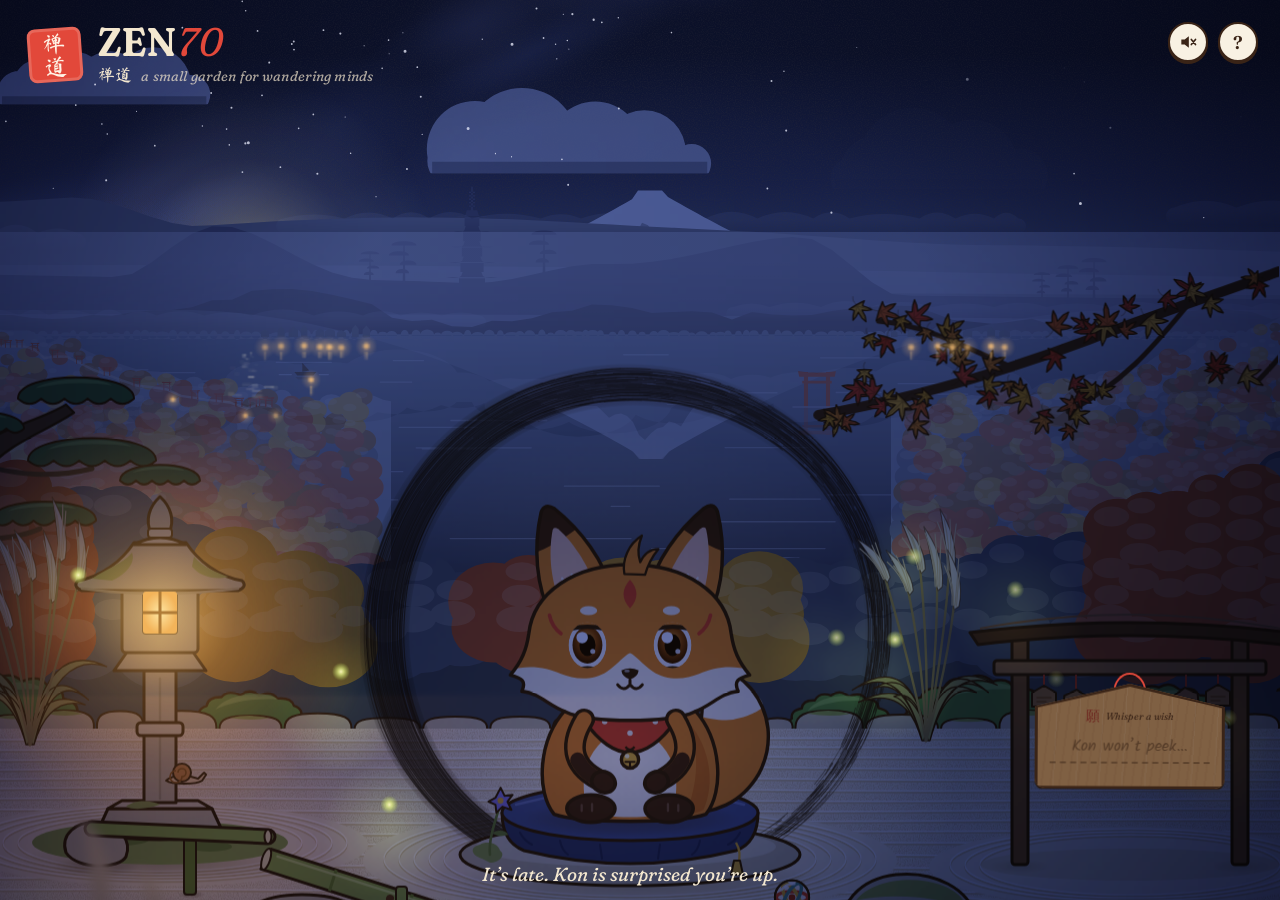
<file: index.html>
<!doctype html>
<html lang="en">
<head>
  <meta charset="utf-8">
  <meta name="viewport" content="width=device-width, initial-scale=1, viewport-fit=cover, interactive-widget=resizes-content">
  <title>ZEN70 · 禅道</title>
  <meta name="description" content="ZEN70 (禅道) — a small zen garden where Kon, a novice fox monk, is practicing meditation. Kon is very bad at it.">
  <meta name="theme-color" content="#f1e7d3">
  <link rel="icon" href="data:image/svg+xml,%3Csvg xmlns='http://www.w3.org/2000/svg' viewBox='0 0 64 64'%3E%3Crect width='64' height='64' rx='14' fill='%23e2483a'/%3E%3Cpath d='M14 50 C10 34 14 18 20 10 C26 18 28 24 30 30 L34 30 C36 24 38 18 44 10 C50 18 54 34 50 50 Z' fill='%23fff4e2'/%3E%3C/svg%3E">
  <link rel="preconnect" href="https://fonts.googleapis.com">
  <link rel="preconnect" href="https://fonts.gstatic.com" crossorigin>
  <link rel="stylesheet" href="https://fonts.googleapis.com/css2?family=Fraunces:ital,opsz,wght,SOFT@0,9..144,300..800,100;1,9..144,300..700,100&family=Kalam:wght@400;700&family=Ma+Shan+Zheng&display=swap">
  <link rel="stylesheet" href="css/style.css">
</head>
<body>
<div id="app">

  <!-- the stage: every layer of the garden (the camera zooms it as one) -->
  <div id="stage">
  <!-- far scenery: three layers that drift at their own speed as the camera pans (parallax) -->
  <svg id="layer-hills" class="far-layer" viewBox="0 0 1600 1000" aria-hidden="true">
    <defs>
    <linearGradient id="sky-grad" gradientUnits="userSpaceOnUse" x1="0" y1="150" x2="0" y2="470">
      <stop offset="0" class="sky-s0"/>
      <stop offset=".4" class="sky-s1"/>
      <stop offset=".8" class="sky-s2"/>
      <stop offset="1" class="sky-s3"/>
    </linearGradient>
    <radialGradient id="sun-glow" cx="50%" cy="50%" r="50%">
      <stop offset="0" stop-color="#fffbe8" stop-opacity=".95"/>
      <stop offset=".12" stop-color="#fff2c8" stop-opacity=".7"/>
      <stop offset=".4" class="sun-halo" stop-opacity=".22"/>
      <stop offset="1" class="sun-halo" stop-opacity="0"/>
    </radialGradient>
    <filter id="grain-sky" x="0" y="0" width="100%" height="100%" filterUnits="objectBoundingBox">
      <feTurbulence type="fractalNoise" baseFrequency="0.85" numOctaves="2" seed="3" stitchTiles="stitch"/>
      <feColorMatrix type="matrix" values="0 0 0 0 0.30  0 0 0 0 0.21  0 0 0 0 0.13  0 0 0 -2.2 1.32"/>
    </filter>
    </defs>
    <!-- the sky of the hour (colors come from js/garden/sky.js), and the sun -->
    <rect x="-1500" y="-1200" width="4600" height="1800" fill="url(#sky-grad)"/>
    <!-- the Milky Way glows faintly behind the hills at night -->
    <radialGradient id="milky-cool" cx="50%" cy="50%" r="50%">
      <stop offset="0" stop-color="#b9c6f0" stop-opacity=".16"/>
      <stop offset="1" stop-color="#b9c6f0" stop-opacity="0"/>
    </radialGradient>
    <radialGradient id="milky-warm" cx="50%" cy="50%" r="50%">
      <stop offset="0" stop-color="#e8d2d8" stop-opacity=".13"/>
      <stop offset="1" stop-color="#e8d2d8" stop-opacity="0"/>
    </radialGradient>
    <g id="milky"></g>
    <g id="sun" transform="translate(-999 -999)">
      <circle r="260" fill="url(#sun-glow)"/>
      <circle r="27" class="sun-disc"/>
    </g>
    <!-- paper grain, rendered once (the old full-screen blend overlay cost a frame's worth of compositing) -->
    <rect x="-1500" y="-1200" width="4600" height="1720" fill="#000" filter="url(#grain-sky)" class="paper-grain"/>
      <!-- distant hills in layers of haze, a pagoda, and mist (generated) -->
      <g id="sky" aria-hidden="true"></g>
  </svg>
  <!-- the weather's own layer: an overcast veil, the rainbow, and clouds drifting over (js/garden/weather.js) -->
  <svg id="layer-clouds" class="far-layer" viewBox="0 0 1600 1000" aria-hidden="true">
    <defs>
      <linearGradient id="overcast-grad" gradientUnits="userSpaceOnUse" x1="0" y1="180" x2="0" y2="470">
        <stop offset="0" class="overcast-stop" stop-opacity="1"/>
        <stop offset="1" class="overcast-stop" stop-opacity=".5"/>
      </linearGradient>
    </defs>
    <rect class="overcast" x="-1500" y="-1200" width="4600" height="1670" fill="url(#overcast-grad)"/>
    <g id="rainbow" style="display:none"></g>
    <g id="clouds"></g>
  </svg>
  <!-- the valley below the terrace: a lake with a village, a path of torii gates, the forest (js/garden/vista.js) -->
  <svg id="layer-valley" class="far-layer" viewBox="0 0 1600 1000" aria-hidden="true">
    <defs>
      <linearGradient id="lake-grad" gradientUnits="userSpaceOnUse" x1="0" y1="404" x2="0" y2="640">
        <stop offset="0" class="lake-s0"/>
        <stop offset="1" class="lake-s1"/>
      </linearGradient>
      <linearGradient id="unkai-grad" gradientUnits="userSpaceOnUse" x1="0" y1="420" x2="0" y2="640">
        <stop offset="0" class="haze-stop"/>
        <stop offset=".55" class="haze-stop"/>
        <stop offset="1" class="unkai-deep"/>
      </linearGradient>
      <linearGradient id="valley-haze" gradientUnits="userSpaceOnUse" x1="0" y1="330" x2="0" y2="690">
        <stop offset="0" class="haze-stop" stop-opacity=".5"/>
        <stop offset=".3" class="haze-stop" stop-opacity=".3"/>
        <stop offset="1" class="haze-stop" stop-opacity="0"/>
      </linearGradient>
    </defs>
    <g id="valley"></g>
  </svg>
  <!-- bands of mist that drift slowly, and a sea of clouds in the valley at dawn -->
  <svg id="layer-kasumi" class="far-layer" viewBox="0 0 1600 1000" aria-hidden="true">
      <g id="kasumi"></g>
  </svg>

  <!-- everything on the ground moves together with the camera -->
  <div id="world-layers">
  <svg id="scene-back" class="layer" viewBox="0 0 1600 1000" aria-hidden="true">
    <defs>
    <radialGradient id="contact" cx="50%" cy="50%" r="50%">
      <stop offset="0" stop-color="#4a3424" stop-opacity=".34"/>
      <stop offset=".55" stop-color="#4a3424" stop-opacity=".16"/>
      <stop offset="1" stop-color="#4a3424" stop-opacity="0"/>
    </radialGradient>
    <filter id="grain-sand" x="0" y="0" width="100%" height="100%" filterUnits="objectBoundingBox">
      <feTurbulence type="fractalNoise" baseFrequency="0.85" numOctaves="2" seed="9" stitchTiles="stitch"/>
      <feColorMatrix type="matrix" values="0 0 0 0 0.30  0 0 0 0 0.21  0 0 0 0 0.13  0 0 0 -2.2 1.32"/>
    </filter>
    </defs>
      <!-- the terrace's back edge: an old pine, round-pruned shrubs, a stone border (js/garden/vista.js) -->
      <g id="terrace"></g>
      <!-- raked sand: base, generated rake lines and ripple rings -->
      <g id="sand" aria-hidden="true">
        <rect x="-1500" y="700" width="4600" height="1800" class="c-sand"/>
        <rect x="-1500" y="700" width="4600" height="900" fill="#000" filter="url(#grain-sand)" class="paper-grain"/>
        <!-- rain darkens the sand; snow whitens it (the raked lines show through both) -->
        <rect id="wet-sand" x="-1500" y="700" width="4600" height="1800" class="wet-sand" style="opacity:0"/>
        <g id="rake"></g>
        <g id="rings"></g>
        <rect id="snow-sand" x="-1500" y="700" width="4600" height="1800" class="snow-sand"/>
        <!-- puddles collect in the hollows when it rains (js/garden/weather.js) -->
        <g id="puddles"></g>
        <!-- soft contact shadows: everything that stands on the sand sits in a little shade -->
        <g id="contact-shadows" fill="url(#contact)">
          <ellipse cx="336" cy="834" rx="150" ry="22"/>
          <ellipse cx="806" cy="854" rx="192" ry="26"/>
          <ellipse cx="1082" cy="930" rx="98" ry="18"/>
          <ellipse cx="472" cy="944" rx="92" ry="17"/>
          <ellipse cx="630" cy="932" rx="40" ry="9"/>
          <ellipse cx="266" cy="838" rx="44" ry="10"/>
          <ellipse cx="1190" cy="838" rx="30" ry="7"/>
          <ellipse cx="1410" cy="838" rx="30" ry="7"/>
          <ellipse cx="546" cy="942" rx="16" ry="4"/>
          <ellipse cx="362" cy="866" rx="14" ry="4"/>
        </g>
      </g>

  </svg>

  <!-- grooves you rake into the sand (drawn as you drag; they slowly smooth away) -->
  <canvas id="sand-canvas" aria-hidden="true"></canvas>

  <!-- the brushed ensō, painted procedurally onto a canvas at load… -->
  <canvas id="enso" class="layer-canvas" width="1080" height="1080" aria-hidden="true"></canvas>
  <!-- …and the one that paints itself, stroke by stroke, while you stay still -->
  <canvas id="enso-live" class="layer-canvas" width="1080" height="1080" aria-hidden="true"></canvas>

  <!-- ================================================================
       THE GARDEN — a world of 1600 × 1000 design units, extended beyond
       its edges so any screen aspect can be cropped from it. Two SVG layers
       share one viewBox (far scenery behind, everything alive in front);
       js/scene.js adds generated details and js/rig.js animates Kon.
       ================================================================ -->
  <svg id="scene" viewBox="0 0 1600 1000" role="img" aria-labelledby="scene-title">
    <title id="scene-title">Kon, a small fox monk on a meditation cushion in a raked-sand zen garden, who keeps sneaking peeks at you.</title>
    <defs>
      <path id="head-shape" d="M 0,-74 C 48,-74 84,-50 88,-14 C 90,0 94,10 104,22 C 94,25 90,27 94,36 C 78,38 72,48 56,54 C 36,64 -36,64 -56,54 C -72,48 -78,38 -94,36 C -90,27 -94,25 -104,22 C -94,10 -90,0 -88,-14 C -84,-50 -48,-74 0,-74 Z"/>
      <clipPath id="head-clip"><use href="#head-shape"/></clipPath>
      <clipPath id="eye-clip"><ellipse rx="16.5" ry="20"/></clipPath>
      <clipPath id="ear-clip"><path d="M -28,10 C -32,-16 -22,-50 -5,-76 Q 1,-83 7,-75 C 22,-50 32,-16 28,10 Z"/></clipPath>
      <clipPath id="mouth-clip"><path id="mouth-clip-path" d="M 0,0"/></clipPath>
      <radialGradient id="iris-grad" cx="50%" cy="38%" r="62%">
        <stop offset="0" stop-color="#e09a4a"/>
        <stop offset=".5" stop-color="#94481a"/>
        <stop offset="1" stop-color="#3a190a"/>
      </radialGradient>
      <radialGradient id="shadow-grad" cx="50%" cy="50%" r="50%">
        <stop offset="0" stop-color="#3a2417" stop-opacity=".34"/>
        <stop offset=".65" stop-color="#3a2417" stop-opacity=".18"/>
        <stop offset="1" stop-color="#3a2417" stop-opacity="0"/>
      </radialGradient>
      <radialGradient id="window-glow" cx="50%" cy="50%" r="50%">
        <stop offset="0" stop-color="#ffe7a3"/>
        <stop offset="1" stop-color="#f3b45a"/>
      </radialGradient>
      <symbol id="ema-mini" viewBox="-14 -12 28 24" overflow="visible">
        <path d="M -12,-4 L 0,-11 L 12,-4 L 12,10 L -12,10 Z" class="c-wood-light ink-thin"/>
        <path d="M -7,1 h 14 M -7,5 h 9" class="ema-scribble"/>
      </symbol>
    </defs>

    <g id="world">

      <!-- everything that stands on the ground, re-sorted by depth as Kon walks -->
      <g id="depth">
      <!-- pampas grass along the wall (generated; it sways, and bows in a gust) -->
      <g id="susuki" aria-hidden="true"></g>
      <!-- stone lantern (click to light it) -->
      <g id="lantern" class="clickable" aria-label="Stone lantern">
        <ellipse cx="330" cy="814" rx="128" ry="22" class="c-moss"/>
        <ellipse cx="290" cy="810" rx="30" ry="7" class="c-moss-dark"/>
        <ellipse cx="380" cy="818" rx="22" ry="5" class="c-moss-dark"/>
        <path d="M 266,806 L 278,780 L 382,780 L 394,806 Q 330,816 266,806 Z" class="c-stone ink"/>
        <path d="M 278,780 L 292,772 L 368,772 L 382,780 Z" class="c-stone-light ink"/>
        <path d="M 314,774 L 314,642 L 346,642 L 346,774 Z" class="c-stone ink"/>
        <path d="M 330,650 L 330,770" class="stone-crease"/>
        <rect x="307" y="694" width="46" height="13" rx="4" class="c-stone-light ink"/>
        <path d="M 284,642 L 298,622 L 362,622 L 376,642 Z" class="c-stone ink"/>
        <rect x="292" y="548" width="76" height="76" rx="4" class="c-stone ink"/>
        <rect id="lantern-window" x="313" y="563" width="34" height="42" rx="3" class="lantern-window ink-thin"/>
        <path d="M 330,563 V 605 M 313,584 H 347" class="lantern-mullion"/>
        <path d="M 248,552 C 272,548 292,532 304,514 L 356,514 C 368,532 388,548 412,552 Q 418,558 408,562 L 252,562 Q 242,558 248,552 Z" class="c-stone ink"/>
        <path d="M 252,560 Q 330,570 408,560" class="stone-crease"/>
        <path d="M 304,516 Q 330,502 356,516 Z" class="c-stone-light ink"/>
        <path d="M 330,468 C 341,478 345,492 339,504 L 321,504 C 315,492 319,478 330,468 Z" class="c-stone ink"/>
        <rect x="318" y="500" width="24" height="9" rx="3" class="c-stone-light ink-thin"/>
        <path d="M 262,550 C 276,540 292,536 302,524 C 306,534 296,546 282,552 Z" class="c-moss"/>
        <path d="M 364,528 C 372,538 386,544 398,548 C 386,552 370,548 362,538 Z" class="c-moss"/>
        <path d="M 296,778 C 306,770 322,772 330,776 C 318,780 304,782 296,778 Z" class="c-moss"/>
        <!-- snow settles on the roof and the finial -->
        <path class="snow-cap" d="M 250,551 C 274,546 294,530 305,512 L 355,512 C 366,530 386,546 410,551 C 382,549 360,541 351,526 L 309,526 C 300,541 278,549 250,551 Z M 321,484 C 322,470 338,470 339,484 C 334,478 326,478 321,484 Z M 290,548 h 80 l -2,6 h -76 Z"/>
        <!-- a snail lives here -->
        <g id="snail" class="clickable" transform="translate(352 742)">
          <path id="snail-body" d="M -16,10 C -10,4 6,4 16,8 L 22,2 L 24,4 L 20,10 C 14,14 -10,14 -16,10 Z" class="c-snail ink-thin"/>
          <g id="snail-shell"><circle r="9" cx="0" cy="2" class="c-shell ink-thin"/><path d="M 0,2 m -4,0 a 4,4 0 1 1 4,4 a 6,6 0 1 1 -6,-6" class="shell-spiral"/></g>
        </g>
      </g>

      <!-- a little wish rack (ema-kake) -->
      <g id="rack" aria-hidden="true">
        <ellipse cx="1300" cy="836" rx="150" ry="16" class="c-sand-shadow"/>
        <rect x="1182" y="606" width="16" height="230" rx="3" class="c-wood ink"/>
        <rect x="1402" y="606" width="16" height="230" rx="3" class="c-wood ink"/>
        <rect x="1164" y="632" width="272" height="14" rx="3" class="c-wood-light ink"/>
        <path d="M 1140,604 Q 1300,584 1460,604 L 1452,616 Q 1300,598 1148,616 Z" class="c-wood-dark ink"/>
        <path d="M 1150,600 Q 1300,572 1450,600" class="wood-hi"/>
        <path class="snow-cap" d="M 1140,603 Q 1300,570 1460,603 L 1457,609 Q 1300,588 1143,609 Z"/>
        <g class="ema-minis">
          <path d="M 1214,646 v 10 M 1246,646 v 14 M 1356,646 v 12 M 1388,646 v 9" class="ema-string"/>
          <use href="#ema-mini" x="1200" y="656" width="28" height="24"/>
          <use href="#ema-mini" x="1232" y="660" width="28" height="24" transform="rotate(4 1246 672)"/>
          <use href="#ema-mini" x="1342" y="658" width="28" height="24" transform="rotate(-5 1356 670)"/>
          <use href="#ema-mini" x="1374" y="655" width="28" height="24"/>
        </g>
        <g id="ema-new"></g>
      </g>

      <!-- mossy rock -->
      <g id="rock" aria-hidden="true">
        <path d="M 1012,908 C 1006,876 1030,850 1066,846 C 1104,842 1140,860 1146,890 C 1150,914 1124,928 1080,930 C 1040,932 1016,926 1012,908 Z" class="c-stone ink"/>
        <path d="M 1026,872 C 1040,852 1082,846 1110,856 C 1128,862 1138,874 1134,880 C 1110,868 1060,864 1026,872 Z" class="c-moss"/>
        <path d="M 1040,900 Q 1060,906 1080,902" class="stone-crease"/>
        <path class="snow-cap" d="M 1020,876 C 1036,850 1084,842 1114,852 C 1134,859 1144,872 1140,884 C 1112,868 1058,862 1020,876 Z"/>
      </g>

      <!-- the meditation spot: stepping stone and zafu cushion -->
      <g id="cushion" aria-hidden="true">
        <ellipse cx="800" cy="826" rx="170" ry="31" class="c-stone ink"/>
        <ellipse cx="796" cy="818" rx="150" ry="20" class="c-stone-light"/>
        <path d="M 672,784 C 672,802 678,816 694,822 Q 800,848 906,822 C 922,816 928,802 928,784 Z" class="c-zafu-side ink"/>
        <path d="M 690,804 Q 694,812 702,816 M 730,812 Q 732,822 738,826 M 770,816 L 772,830 M 830,816 L 828,830 M 870,812 Q 868,822 862,826 M 910,804 Q 906,812 898,816" class="zafu-pleat"/>
        <ellipse cx="800" cy="784" rx="128" ry="28" class="c-zafu-top ink"/>
        <path d="M 686,776 Q 800,746 914,776" class="zafu-hi"/>
        <g class="tassel">
          <path d="M 906,814 q 6,10 2,22" class="tassel-cord"/>
          <path d="M 904,832 l -3,14 h 12 l -3,-14 Z" class="c-gold ink-thin"/>
        </g>
      </g>

      <!-- a small bellflower Kon finds fascinating -->
      <g id="flower" aria-hidden="true">
        <path d="M 652,830 C 640,826 640,818 650,816 C 656,812 668,814 670,822 C 676,826 670,834 660,834 Z" class="c-moss"/>
        <g id="flower-stem" transform="translate(660 826)">
          <path d="M 0,0 C -2,-16 6,-36 10,-52" class="flower-stem"/>
          <path d="M 2,-22 C 10,-26 16,-24 18,-20 C 12,-18 6,-18 2,-22 Z" class="c-moss-dark"/>
          <g id="flower-head" transform="translate(10 -54)">
            <path d="M 0,-13 L 4,-5 L 12,-6 L 7,1 L 11,9 L 2,6 L -4,12 L -5,4 L -12,1 L -5,-3 Z" class="c-bloom ink-thin"/>
            <circle r="3" class="c-gold"/>
          </g>
        </g>
      </g>

      <!-- a little fox made of snow (Kon builds it when enough has fallen; it melts in its own time) -->
      <g id="snowfox" aria-hidden="true" style="display:none">
        <g id="snowfox-g" transform="translate(716 950)">
          <ellipse cx="2" cy="1" rx="30" ry="7" class="snow-shadow"/>
          <path d="M 19,-14 q 15,-5 19,-22" class="snow-twig"/>
          <circle cx="0" cy="-20" r="22" class="snowball ink"/>
          <g id="snowfox-head">
            <circle cx="0" cy="-53" r="16" class="snowball ink"/>
            <g id="snowfox-face">
              <path d="M -13,-63 L -15,-84 L -3,-68 Z M 13,-63 L 15,-84 L 3,-68 Z" class="c-red ink-thin"/>
              <circle cx="-6" cy="-56" r="2.1" class="f-ink"/>
              <circle cx="6" cy="-56" r="2.1" class="f-ink"/>
              <path d="M -2.6,-51 h 5.2 l -2.6,3.2 Z" class="f-ink"/>
              <path d="M -12,-40 Q 0,-33 12,-40 Q 8,-29 0,-27 Q -8,-29 -12,-40 Z" class="c-red ink-thin"/>
            </g>
          </g>
        </g>
      </g>

      <!-- the glow of a fox that has (briefly) reached enlightenment -->
      <g id="aura" aria-hidden="true"></g>

      <!-- KON — the novice fox monk. Every part is a named group the rig drives. -->
      <g id="kon" transform="translate(800 788) scale(1.15)">
        <ellipse class="kon-shadow" cx="0" cy="2" rx="96" ry="16"/>
        <g id="kon-body">
          <g id="kon-legs">
            <path id="kon-leg-l-ol" class="leg-ol"/><path id="kon-leg-l" class="leg-fill"/>
            <path id="kon-leg-r-ol" class="leg-ol"/><path id="kon-leg-r" class="leg-fill"/>
          </g>
          <g id="kon-upper">
          <g id="kon-tail-g">
            <path id="kon-tail" class="c-fur"/>
            <path id="kon-tail-tip" class="c-cream"/>
            <path id="kon-tail-ol" class="ink no-fill"/>
          </g>
          <g id="kon-torso">
            <path class="c-fur ink" d="M -66,-2 C -82,-22 -80,-66 -56,-92 C -42,-106 -22,-110 0,-110 C 22,-110 42,-106 56,-92 C 80,-66 82,-22 66,-2 C 44,6 -44,6 -66,-2 Z"/>
            <path class="c-fur-shade" d="M 52,-80 C 70,-58 74,-28 64,-6 C 58,-3 52,-2 48,-2 C 60,-28 60,-56 52,-80 Z"/>
            <path id="kon-belly" class="c-cream" d="M -36,-4 C -46,-30 -40,-66 0,-78 C 40,-66 46,-30 36,-4 C 20,2 -20,2 -36,-4 Z"/>
          </g>
          <path id="kon-neck" class="c-cream"/>
          <path id="kon-neck-ol" class="ink no-fill"/>
          <g id="kon-bib">
            <path class="c-red ink" d="M -46,-104 Q 0,-90 46,-104 Q 42,-78 20,-62 Q 0,-48 -20,-62 Q -42,-78 -46,-104 Z"/>
            <path class="bib-trim" d="M -40,-97 Q 0,-85 40,-97"/>
            <circle cx="-22" cy="-82" r="2.4" class="c-cream"/>
            <circle cx="22" cy="-82" r="2.4" class="c-cream"/>
            <circle cx="0" cy="-72" r="2.4" class="c-cream"/>
            <g id="kon-bell">
              <path d="M -4,-60 Q 0,-55 4,-60" class="bell-cord"/>
              <circle cx="0" cy="-49" r="7.5" class="c-gold ink"/>
              <path d="M -4,-47 h 8 M 0,-47 v 5" class="bell-slit"/>
              <circle cx="-2.5" cy="-52" r="2" class="bell-hi"/>
            </g>
          </g>

          <g id="kon-umbrella-stem" opacity="0">
            <path class="umb-stem-ol" d="M 0,6 C -8,-60 -30,-140 -54,-196"/>
            <path class="umb-stem" d="M 0,6 C -8,-60 -30,-140 -54,-196"/>
          </g>

          <g id="kon-head" class="clickable">
            <g id="kon-ear-l" transform="translate(-46 -50) rotate(-20)">
              <path class="c-fur" d="M -28,10 C -32,-16 -22,-50 -5,-76 Q 1,-83 7,-75 C 22,-50 32,-16 28,10 Z"/>
              <path class="c-sock" clip-path="url(#ear-clip)" d="M -40,-48 C -14,-40 12,-50 40,-58 L 40,-100 L -40,-100 Z"/>
              <path class="c-inner" d="M -16,4 C -19,-14 -12,-40 -1,-58 Q 1,-61 4,-57 C 13,-40 18,-14 16,4 Z"/>
              <path class="ear-fluff" d="M -10,0 q 4,-8 2,-16 M 0,2 q 3,-10 1,-18 M 9,0 q 2,-8 -1,-15"/>
              <path class="ink no-fill" d="M -28,10 C -32,-16 -22,-50 -5,-76 Q 1,-83 7,-75 C 22,-50 32,-16 28,10"/>
            </g>
            <g id="kon-ear-r" transform="translate(46 -50) rotate(20)">
              <g transform="scale(-1 1)">
                <path class="c-fur" d="M -28,10 C -32,-16 -22,-50 -5,-76 Q 1,-83 7,-75 C 22,-50 32,-16 28,10 Z"/>
                <path class="c-sock" clip-path="url(#ear-clip)" d="M -40,-48 C -14,-40 12,-50 40,-58 L 40,-100 L -40,-100 Z"/>
                <path class="c-inner" d="M -16,4 C -19,-14 -12,-40 -1,-58 Q 1,-61 4,-57 C 13,-40 18,-14 16,4 Z"/>
                <path class="ear-fluff" d="M -10,0 q 4,-8 2,-16 M 0,2 q 3,-10 1,-18 M 9,0 q 2,-8 -1,-15"/>
                <path class="ink no-fill" d="M -28,10 C -32,-16 -22,-50 -5,-76 Q 1,-83 7,-75 C 22,-50 32,-16 28,10"/>
              </g>
            </g>
            <use href="#head-shape" class="c-fur"/>
            <g clip-path="url(#head-clip)">
              <g id="kon-mask">
                <path class="c-cream" d="M -130,30 C -104,12 -80,12 -60,21 C -48,26 -32,27 -20,19 C -10,12 -5,5 0,3 C 5,5 10,12 20,19 C 32,27 48,26 60,21 C 80,12 104,12 130,30 L 130,96 L -130,96 Z"/>
                <path class="c-fur-shade" opacity=".55" d="M -90,-70 C -60,-90 60,-90 90,-70 L 90,-60 C 60,-78 -60,-78 -90,-60 Z"/>
              </g>
            </g>
            <use href="#head-shape" class="ink no-fill"/>
            <!-- sit still in the snow for long enough, and it settles -->
            <path id="kon-snowcap" class="snow-cap-kon" opacity="0" d="M -34,-66 C -30,-84 -8,-90 6,-88 C 22,-87 34,-80 36,-66 C 22,-72 12,-68 2,-71 C -10,-66 -22,-72 -34,-66 Z"/>
            <g id="kon-ahoge" transform="translate(2 -72)">
              <path class="c-fur ink-thin" d="M -7,6 C -9,-6 -3,-20 9,-27 C 5,-18 5,-10 7,-4 C 11,-12 17,-15 23,-15 C 17,-8 13,0 11,7 Z"/>
            </g>

            <g id="kon-face">
              <path class="c-red" d="M 0,-61 C 7,-53 8,-45 0,-36 C -8,-45 -7,-53 0,-61 Z"/>
              <path class="kitsune-mark" d="M -60,-14 Q -68,-20 -70,-30 M 60,-14 Q 68,-20 70,-30"/>
              <ellipse id="kon-brow-l" class="c-cream" cx="0" cy="0" rx="7.5" ry="4" transform="translate(-36 -34)"/>
              <ellipse id="kon-brow-r" class="c-cream" cx="0" cy="0" rx="7.5" ry="4" transform="translate(36 -34)"/>

              <g id="kon-eye-l" class="eye" transform="translate(-37 -4)">
                <g class="eye-squash">
                  <g clip-path="url(#eye-clip)">
                    <ellipse class="sclera" rx="16.5" ry="20"/>
                    <g class="iris-g">
                      <g class="iris-core">
                        <ellipse class="iris" rx="13" ry="16" fill="url(#iris-grad)"/>
                        <ellipse class="pupil" rx="7" ry="9.5"/>
                        <circle class="hl" cx="-4.6" cy="-6.6" r="5"/>
                        <circle class="hl2" cx="4.6" cy="5.4" r="2.2"/>
                      </g>
                      <path class="sparkle" d="M 6,-9 l 1.4,3.6 l 3.6,1.4 l -3.6,1.4 l -1.4,3.6 l -1.4,-3.6 l -3.6,-1.4 l 3.6,-1.4 Z M -6,6 l 1,2.4 l 2.4,1 l -2.4,1 l -1,2.4 l -1,-2.4 l -2.4,-1 l 2.4,-1 Z"/>
                      <path class="spiral" d="M 0,0 m 1.5,0 a 1.5,1.5 0 1 1 -3,0 a 3.5,3.5 0 1 1 6.5,0.5 a 6,6 0 1 1 -11.5,-1 a 8.5,8.5 0 1 1 16.5,1.5 a 11,11 0 1 1 -21.5,-2"/>
                    </g>
                    <g class="lid-low" transform="translate(0 26)">
                      <path class="c-fur" d="M -24,0 Q 0,-13 24,0 L 24,34 L -24,34 Z"/>
                      <path class="lowline" d="M -24,0 Q 0,-13 24,0"/>
                    </g>
                    <g class="lid-up" transform="translate(0 -17)">
                      <path class="c-fur" d="M -26,2 Q 0,-8 26,2 L 26,-50 L -26,-50 Z"/>
                      <path class="lash" d="M -26,2 Q 0,-8 26,2"/>
                    </g>
                  </g>
                </g>
                <path class="shut shut-calm" d="M -14,3 Q 0,12 14,3"/>
                <path class="shut shut-happy" d="M -14,7 Q 0,-7 14,7"/>
                <path class="shut shut-squeeze" d="M -11,-7 L 9,1 L -11,8"/>
              </g>

              <g id="kon-eye-r" class="eye" transform="translate(37 -4)">
                <g class="eye-squash">
                  <g clip-path="url(#eye-clip)">
                    <ellipse class="sclera" rx="16.5" ry="20"/>
                    <g class="iris-g">
                      <g class="iris-core">
                        <ellipse class="iris" rx="13" ry="16" fill="url(#iris-grad)"/>
                        <ellipse class="pupil" rx="7" ry="9.5"/>
                        <circle class="hl" cx="-4.6" cy="-6.6" r="5"/>
                        <circle class="hl2" cx="4.6" cy="5.4" r="2.2"/>
                      </g>
                      <path class="sparkle" d="M 6,-9 l 1.4,3.6 l 3.6,1.4 l -3.6,1.4 l -1.4,3.6 l -1.4,-3.6 l -3.6,-1.4 l 3.6,-1.4 Z M -6,6 l 1,2.4 l 2.4,1 l -2.4,1 l -1,2.4 l -1,-2.4 l -2.4,-1 l 2.4,-1 Z"/>
                      <path class="spiral" d="M 0,0 m 1.5,0 a 1.5,1.5 0 1 1 -3,0 a 3.5,3.5 0 1 1 6.5,0.5 a 6,6 0 1 1 -11.5,-1 a 8.5,8.5 0 1 1 16.5,1.5 a 11,11 0 1 1 -21.5,-2"/>
                    </g>
                    <g class="lid-low" transform="translate(0 26)">
                      <path class="c-fur" d="M -24,0 Q 0,-13 24,0 L 24,34 L -24,34 Z"/>
                      <path class="lowline" d="M -24,0 Q 0,-13 24,0"/>
                    </g>
                    <g class="lid-up" transform="translate(0 -17)">
                      <path class="c-fur" d="M -26,2 Q 0,-8 26,2 L 26,-50 L -26,-50 Z"/>
                      <path class="lash" d="M -26,2 Q 0,-8 26,2"/>
                    </g>
                  </g>
                </g>
                <path class="shut shut-calm" d="M -14,3 Q 0,12 14,3"/>
                <path class="shut shut-happy" d="M -14,7 Q 0,-7 14,7"/>
                <path class="shut shut-squeeze" d="M 11,-7 L -9,1 L 11,8"/>
              </g>

              <g id="kon-blush" opacity="0">
                <ellipse cx="-58" cy="27" rx="13" ry="7" class="c-blush"/>
                <ellipse cx="58" cy="27" rx="13" ry="7" class="c-blush"/>
                <path id="kon-blush-lines" class="blush-lines" d="M -63,23 l -3,7 M -57,22 l -3,7 M -51,23 l -3,7 M 53,23 l -3,7 M 59,22 l -3,7 M 65,23 l -3,7"/>
              </g>

              <g id="kon-snout">
                <path id="kon-mouth-open" class="mouth-open"/>
                <g clip-path="url(#mouth-clip)"><ellipse id="kon-tongue-in" class="tongue" rx="6" ry="4"/></g>
                <path id="kon-blep" class="tongue ink-thin"/>
                <path id="kon-mouth" class="mouth-line"/>
                <ellipse id="kon-pucker" class="mouth-pucker" cx="0" cy="34" rx="3.6" ry="4.2" opacity="0"/>
                <path class="f-ink" d="M -7.5,18 Q 0,14.5 7.5,18 Q 7,23.5 0,26 Q -7,23.5 -7.5,18 Z"/>
                <ellipse cx="-2.6" cy="18.6" rx="2.4" ry="1.2" class="nose-hi"/>
                <circle id="kon-nose-hit" cx="0" cy="22" r="17" class="hit"/>
              </g>
            </g>

            <circle id="kon-bubble" cx="9" cy="25" r="0" class="bubble"/>
            <g id="kon-sweat" transform="translate(86 -44)" opacity="0">
              <path d="M 0,-13 C 5,-5 8,0 8,5 A 8 8 0 0 1 -8,5 C -8,0 -5,-5 0,-13 Z" class="sweat"/>
              <path d="M -3,2 q 0,4 3,5" class="sweat-hi"/>
            </g>
            <g id="kon-shock" opacity="0">
              <path class="shock-line" d="M -100,-52 l -16,-8 M -94,-70 l -12,-12 M -80,-86 l -6,-15"/>
              <path class="shock-line" d="M 100,-52 l 16,-8 M 94,-70 l 12,-12 M 80,-86 l 6,-15"/>
            </g>
          </g>

          <!-- the judge's score card, held up in the right paw -->
          <g id="kon-sign" opacity="0">
            <path class="sign-stick" d="M 0,6 L 0,-26"/>
            <rect x="-23" y="-66" width="46" height="42" rx="6" class="c-sign ink"/>
            <path d="M -15,-58 h 30" class="sign-grain"/>
            <text id="kon-sign-text" x="0" y="-33" class="sign-text" text-anchor="middle">7</text>
          </g>

          <!-- a big butterbur leaf, held up when it rains (its stem is drawn behind the head: see below) -->
          <g id="kon-umbrella" opacity="0">
            <g id="kon-umbrella-leaf" transform="translate(-54 -198)">
              <path class="umb-under" d="M -118,10 C -80,28 80,28 118,10 C 60,-6 -60,-6 -118,10 Z"/>
              <path class="umb-leaf ink" d="M -122,12 C -118,-44 -62,-74 0,-74 C 62,-74 118,-44 122,12 C 100,2 84,14 62,6 C 40,16 22,14 0,8 C -22,14 -40,16 -62,6 C -84,14 -100,2 -122,12 Z"/>
              <path class="umb-vein" d="M 0,-70 L 0,6 M 0,-66 C -30,-50 -52,-28 -62,4 M 0,-66 C 30,-50 52,-28 62,4 M 0,-68 C -60,-56 -100,-30 -116,8 M 0,-68 C 60,-56 100,-30 116,8"/>
              <path class="umb-hi" d="M -86,-32 C -58,-56 -22,-66 4,-67"/>
            </g>
          </g>

          <g id="kon-arm-l" class="arm"><path class="arm-ol"/><path class="arm-fur"/><path class="arm-sock"/><ellipse class="paw" rx="10.5" ry="9"/></g>
          <g id="kon-arm-r" class="arm"><path class="arm-ol"/><path class="arm-fur"/><path class="arm-sock"/><ellipse class="paw" rx="10.5" ry="9"/></g>
          </g>
          <g id="kon-feet">
            <g id="kon-foot-l"><ellipse class="c-sock ink" rx="21" ry="12"/><path class="toes" d="M -8,-3 v 5 M 1,-4 v 6"/></g>
            <g id="kon-foot-r"><ellipse class="c-sock ink" rx="21" ry="12"/><path class="toes" d="M -1,-4 v 6 M 8,-3 v 5"/></g>
          </g>
        </g>
        <g id="kon-fx"></g>
      </g>

      <!-- shishi-odoshi: the bamboo "deer scarer" (click it) -->
      <g id="shishi" class="clickable" aria-label="Bamboo water fountain">
        <path d="M 236,824 C 230,806 246,792 268,794 C 290,796 302,812 296,828 C 290,840 248,842 236,824 Z" class="c-stone ink"/>
        <rect x="354" y="806" width="12" height="60" rx="3" class="c-bamboo-dark ink-thin"/>
        <path d="M 262,800 L 438,808" class="kakehi-ol"/>
        <path d="M 262,800 L 438,808" class="kakehi"/>
        <path d="M 300,801.5 v 0.1 M 390,805.5 v 0.1" class="kakehi-node"/>
        <ellipse cx="438" cy="808" rx="3.5" ry="7" class="c-bamboo-in ink-thin"/>
        <path d="M 400,912 C 400,882 432,866 472,866 C 514,866 544,882 542,908 C 540,932 510,944 470,944 C 428,944 400,934 400,912 Z" class="c-stone ink"/>
        <ellipse cx="471" cy="884" rx="52" ry="11" class="c-water ink-thin"/>
        <path id="basin-ripple" d="M 446,884 Q 471,878 496,884" class="water-hi"/>
        <path d="M 604,914 C 604,898 616,890 630,890 C 646,890 656,900 654,914 C 652,928 640,932 630,932 C 616,932 604,928 604,914 Z" class="c-stone ink"/>
        <rect x="540" y="858" width="11" height="84" rx="3" class="c-bamboo-dark ink-thin"/>
        <g id="shishi-tube" transform="translate(560 870) rotate(18)">
          <path d="M -128,-11 L 70,-11 Q 76,0 70,11 L -132,11 Z" class="c-bamboo ink"/>
          <path d="M -60,-11 v 22 M 20,-11 v 22" class="bamboo-node"/>
          <path d="M -120,-6 L 64,-6" class="bamboo-hi"/>
          <ellipse cx="-130" cy="0" rx="4" ry="11" class="c-bamboo-in ink-thin"/>
          <circle r="4" class="c-wood-dark"/>
        </g>
        <rect x="566" y="858" width="11" height="84" rx="3" class="c-bamboo ink-thin"/>
        <g id="water-fx"></g>
      </g>

      </g>

      <g id="leaves-fx"></g>

      <g id="fx-world"></g>

      <!-- the spirit brush that paints the ensō while Kon meditates -->
      <g id="spirit-brush" opacity="0" aria-hidden="true">
        <g id="spirit-brush-tilt">
          <rect x="-5" y="-112" width="10" height="86" rx="4" class="brush-handle ink-thin"/>
          <path d="M -5,-96 h 10 M -5,-58 h 10" class="brush-node"/>
          <rect x="-6.5" y="-30" width="13" height="9" rx="2" class="brush-ferrule ink-thin"/>
          <path d="M -6,-21 C -8,-7 -3,3 0,11 C 3,3 8,-7 6,-21 Z" class="brush-tip ink-thin"/>
        </g>
      </g>
    </g>
  </svg>

  </div>

  <!-- night: a multiply veil, then the lit things above it -->
  <!-- the maple leans in from the screen corner, on its own layer: its sway is a composited
       rotation, so it never forces the garden to redraw -->
  <svg id="layer-maple" viewBox="0 0 1600 1000" aria-hidden="false">
      <!-- a maple branch leaning in from the corner (click to shake) -->
      <g id="maple" class="clickable" aria-label="Maple branch">
        <g id="maple-sway">
          <path d="M 1760,-60 C 1600,20 1460,60 1330,110 C 1240,144 1150,170 1060,186" class="branch"/>
          <path d="M 1430,74 C 1400,110 1370,150 1310,182" class="branch thin"/>
          <path d="M 1250,136 C 1210,120 1170,96 1120,92" class="branch thin"/>
          <path d="M 1580,22 C 1560,70 1540,110 1500,150" class="branch thin"/>
          <g id="maple-leaves"></g>
        </g>
      </g>

  </svg>

  <!-- right in front of the lens, out of focus: pampas grass and maple leaves at the corners -->
  <svg id="near-l" class="near" aria-hidden="true"><defs><filter id="dof" x="-30%" y="-30%" width="160%" height="160%"><feGaussianBlur stdDeviation="6"/></filter></defs><g id="near-left" filter="url(#dof)"></g></svg>
  <svg id="near-r" class="near" aria-hidden="true"><g id="near-right" filter="url(#dof)"></g></svg>

  <!-- the light of the hour, multiplied over the garden (js/garden/light.js) -->
  <canvas id="shade" aria-hidden="true"></canvas>
  <!-- rain, snow, splashes: whatever is falling through the air (above the light map, so it catches the light) -->
  <canvas id="weather" aria-hidden="true" style="display:none"></canvas>
  <!-- the night sky shines through: stars, the Milky Way and the moon, above the hills only -->
  <svg id="layer-stars" class="far-layer" viewBox="0 0 1600 1000" aria-hidden="true">
    <defs>
      <clipPath id="above-hills"><path id="above-hills-path" d="M -1500,-2000 H 3100 V 400 H -1500 Z"/></clipPath>
      <radialGradient id="moon-halo" cx="50%" cy="50%" r="50%">
        <stop offset="0" stop-color="#fff6dc" stop-opacity=".5"/>
        <stop offset=".22" stop-color="#f3e6c4" stop-opacity=".22"/>
        <stop offset=".55" stop-color="#c9cbe6" stop-opacity=".07"/>
        <stop offset="1" stop-color="#c9cbe6" stop-opacity="0"/>
      </radialGradient>
      <linearGradient id="meteor-tail" gradientUnits="userSpaceOnUse" x1="-230" y1="0" x2="0" y2="0">
        <stop offset="0" stop-color="#fff" stop-opacity="0"/>
        <stop offset=".8" stop-color="#e8efff" stop-opacity=".55"/>
        <stop offset="1" stop-color="#fff" stop-opacity="1"/>
      </linearGradient>
    </defs>
    <g clip-path="url(#above-hills)">
      <g id="stars"></g>
      <g id="moon" transform="translate(-999 -999)">
        <circle r="190" fill="url(#moon-halo)"/>
        <circle r="34" class="moon-disc"/>
        <!-- the rabbit in the moon, pounding mochi (look closely) -->
        <g class="moon-rabbit">
          <path d="M -21,-9 C -25,-24 -22,-31 -19,-30 C -16,-29 -16,-20 -17,-12 Z"/>
          <path d="M -16,-10 C -16,-25 -11,-30 -9,-28 C -7,-26 -10,-17 -13,-10 Z"/>
          <circle cx="-15" cy="-5" r="6"/>
          <path d="M -22,3 C -24,-5 -14,-6 -8,-2 C -2,2 -1,10 -6,14 C -11,18 -21,14 -22,3 Z"/>
          <path id="moon-mallet" d="M -6,-1 L 9,-15 M 6,-19 L 13,-12"/>
          <path d="M 3,7 L 21,7 L 18,17 L 6,17 Z"/>
          <ellipse cx="12" cy="7" rx="9" ry="2.6"/>
          <circle cx="16" cy="-21" r="4.5" opacity=".55"/>
          <circle cx="22" cy="22" r="5" opacity=".45"/>
        </g>
        <circle r="34" class="moon-shade"/>
      </g>
      <g id="meteors"></g>
    </g>
  </svg>
  <svg id="glow" viewBox="0 0 1600 1000" aria-hidden="true">
    <defs>
      <radialGradient id="lantern-light" cx="50%" cy="50%" r="50%">
        <stop offset="0" stop-color="#ffd27a" stop-opacity=".75"/>
        <stop offset=".35" stop-color="#ffb04a" stop-opacity=".28"/>
        <stop offset="1" stop-color="#ff9a3a" stop-opacity="0"/>
      </radialGradient>
      <radialGradient id="firefly" cx="50%" cy="50%" r="50%">
        <stop offset="0" stop-color="#fff8c2"/>
        <stop offset=".3" stop-color="#e9f58a" stop-opacity=".8"/>
        <stop offset="1" stop-color="#c6e65a" stop-opacity="0"/>
      </radialGradient>
    </defs>
    <g id="glow-world">
      <circle id="lantern-halo" cx="330" cy="584" r="240" fill="url(#lantern-light)"/>
      <!-- the moon, reflected in the stone basin -->
      <ellipse id="basin-moon" cx="488" cy="883" rx="7" ry="2.4" class="basin-moon"/>
      <rect id="lantern-window-lit" x="313" y="563" width="34" height="42" rx="3" fill="url(#window-glow)"/>
      <path d="M 330,563 V 605 M 313,584 H 347" class="lantern-mullion lit"/>
      <g id="fireflies"></g>
      <g id="cursor-firefly"></g>
    </g>
  </svg>

  <!-- shafts of sunlight and floating dust, screened over everything -->
  <canvas id="sunlight" aria-hidden="true"></canvas>
  <!-- now and then a leaf tumbles right past the lens -->
  <div id="lens-leaf" aria-hidden="true"></div>
  </div>

  <!-- branding -->
  <header class="brand">
    <div class="seal" aria-hidden="true"><span>禅</span><span>道</span></div>
    <div class="brand-text">
      <h1 class="wordmark">ZEN<span class="seventy">70</span></h1>
      <p class="tagline"><span class="zh">禅道</span> <span class="en">a small garden for wandering minds</span></p>
    </div>
  </header>

  <!-- what Kon is (supposedly) doing -->
  <p id="caption" class="caption" aria-hidden="true"><span></span></p>

  <!-- what Kon says out loud -->
  <div id="kon-says" class="kon-says" aria-live="polite"><span></span></div>

  <!-- stamped when Kon reaches satori -->
  <div id="satori-seal" class="satori-seal" hidden aria-hidden="true"><span class="satori-kanji">悟</span><span class="satori-count"></span></div>

  <!-- the wish plaque (ema) -->
  <form id="wish" class="ema" autocomplete="off" novalidate>
    <span class="ema-cord" aria-hidden="true"></span>
    <div class="ema-board">
      <label class="ema-label" for="wish-input"><span class="ema-kanji" aria-hidden="true">願</span> Whisper a wish</label>
      <input id="wish-input" name="wish" type="text" maxlength="48" enterkeyhint="send"
             placeholder="Kon promises not to peek…" autocomplete="off" autocorrect="off" spellcheck="false">
      <span class="ema-hint" aria-hidden="true">press Enter to hang it</span>
    </div>
  </form>

  <!-- small corner controls -->
  <nav class="corner" aria-label="Garden controls">
    <button id="btn-sound" class="pill" type="button" aria-pressed="false" title="Sound">
      <svg viewBox="0 0 24 24" aria-hidden="true"><path d="M4 9h4l5-4v14l-5-4H4z" class="ic"/><path class="ic-wave" d="M16 9c1.5 1.5 1.5 4.5 0 6M18.5 6.5c3 3 3 8 0 11"/><path class="ic-off" d="M16 9l5 6M21 9l-5 6"/></svg>
      <span class="sr-only">Toggle sound</span>
    </button>
    <button id="btn-hints" class="pill" type="button" aria-expanded="false" aria-controls="hints" title="Things to try">
      <span aria-hidden="true">?</span><span class="sr-only">Things to try</span>
    </button>
  </nav>
  <aside id="hints" class="hints" hidden>
    <h2>Things to try</h2>
    <ul>
      <li>Move slowly. Keep going. Then <em>stop</em>.</li>
      <li>Sneak up on Kon.</li>
      <li>Write a wish on the plaque, then pause.</li>
      <li>Be <em>perfectly still</em>. Kon will try to make you flinch.</li>
      <li>Drag across the sand to rake it. Draw a circle for Kon to judge.</li>
      <li>Move the cursor <em>slowly</em> along the sand, then freeze. Foxes hunt.</li>
      <li>Do nothing for a while and watch where Kon goes.</li>
      <li>If a sparrow drops by, don't scare it off. Kon wants to say hello.</li>
      <li>Boop the nose. Pet the head. Circle Kon, quickly.</li>
      <li>Light the lantern and watch the sun go down. (Put it out for morning.)</li>
      <li>Shake the maple. Tap the bamboo. Wait for the wind.</li>
      <li>At night, look up. Catch a falling star, then make a wish. Say hi to the moon.</li>
      <li>Wait for the weather. When it rains, find the puddles (Kon will).</li>
      <li>Squeeze a cloud. Tap a puddle. Flick the little ball.</li>
      <li>Some of the pebbles aren’t pebbles. Hold very still and watch the sand.</li>
      <li>If the sun shines through the rain, look at the far shore.</li>
      <li>Come back tomorrow. Kon notices.</li>
    </ul>
    <p class="hints-foot">Nothing you type is read or stored. Kon only sees that you are typing.</p>
  </aside>

  <div id="debug" hidden></div>
  <!-- the garden fades in from the paper on arrival -->
  <div id="curtain" aria-hidden="true"></div>
</div>

<script type="module" src="js/main.js"></script>
</body>
</html>
</file>
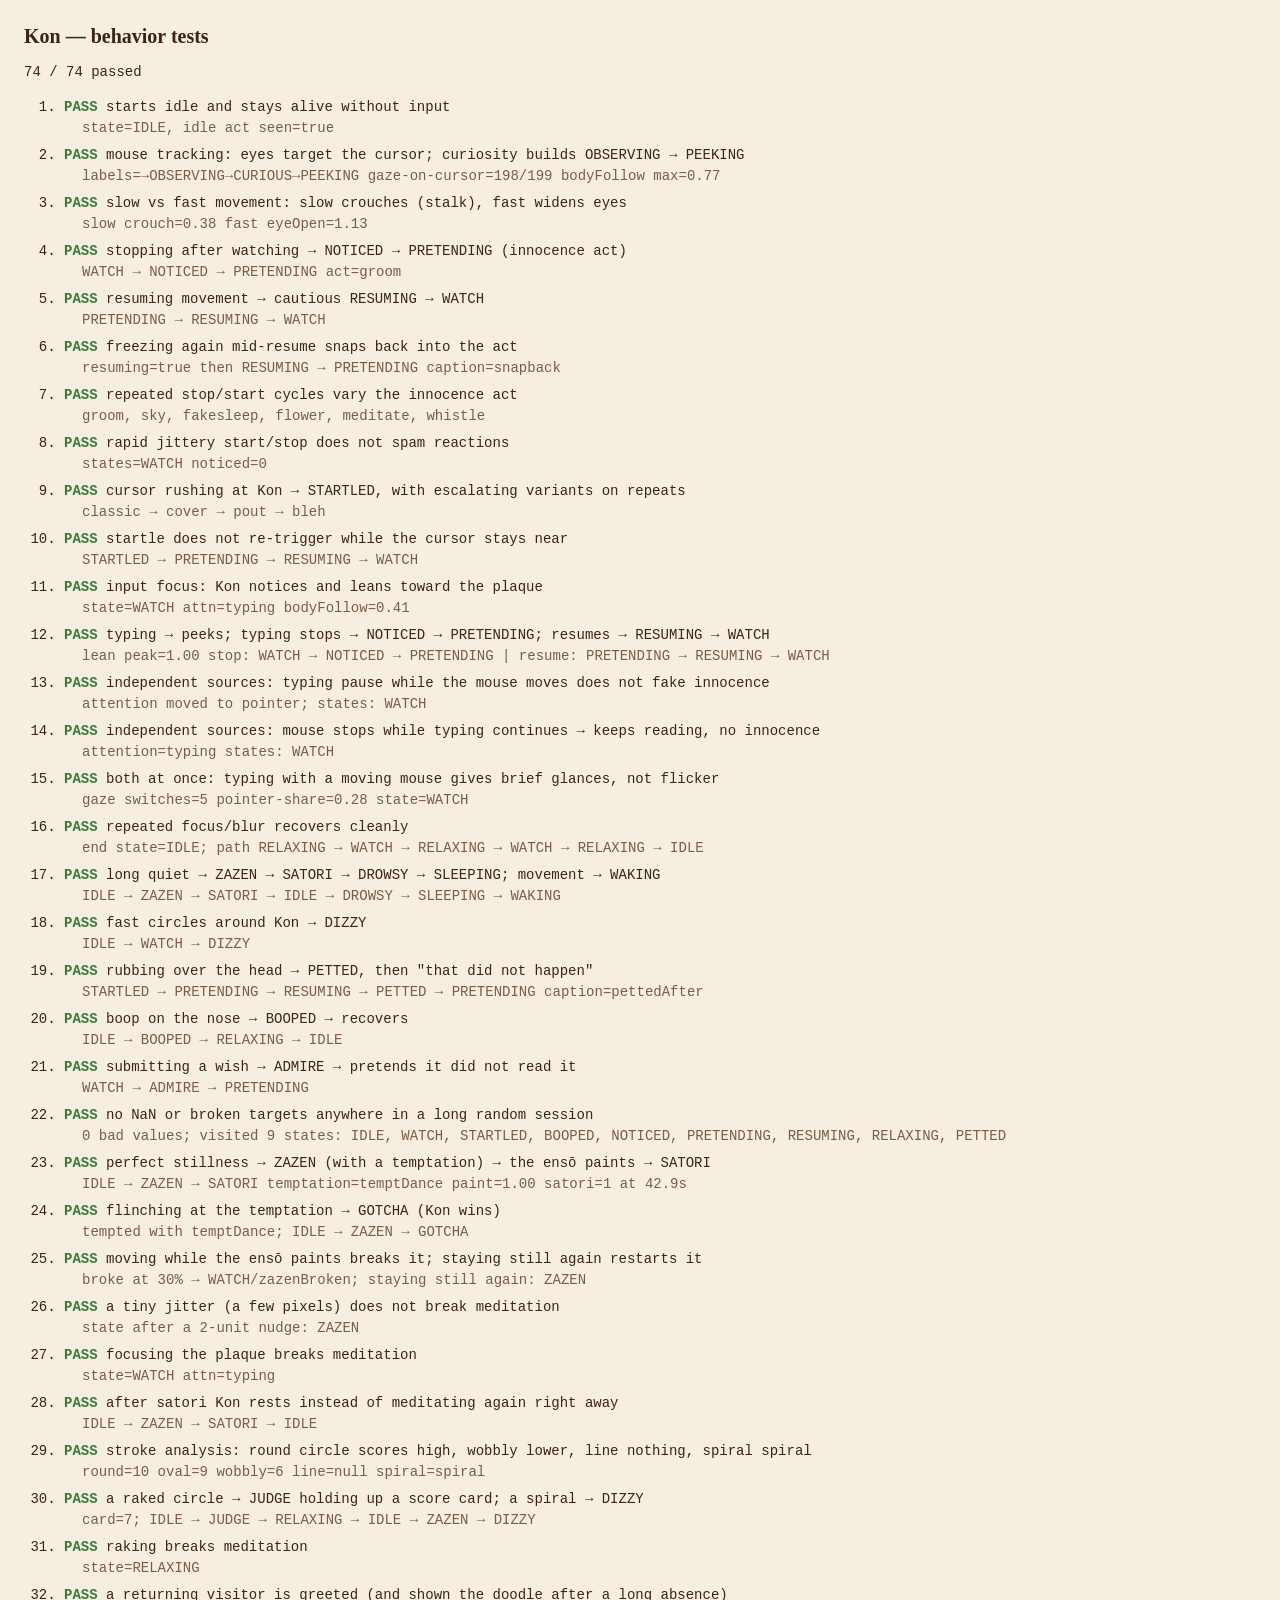
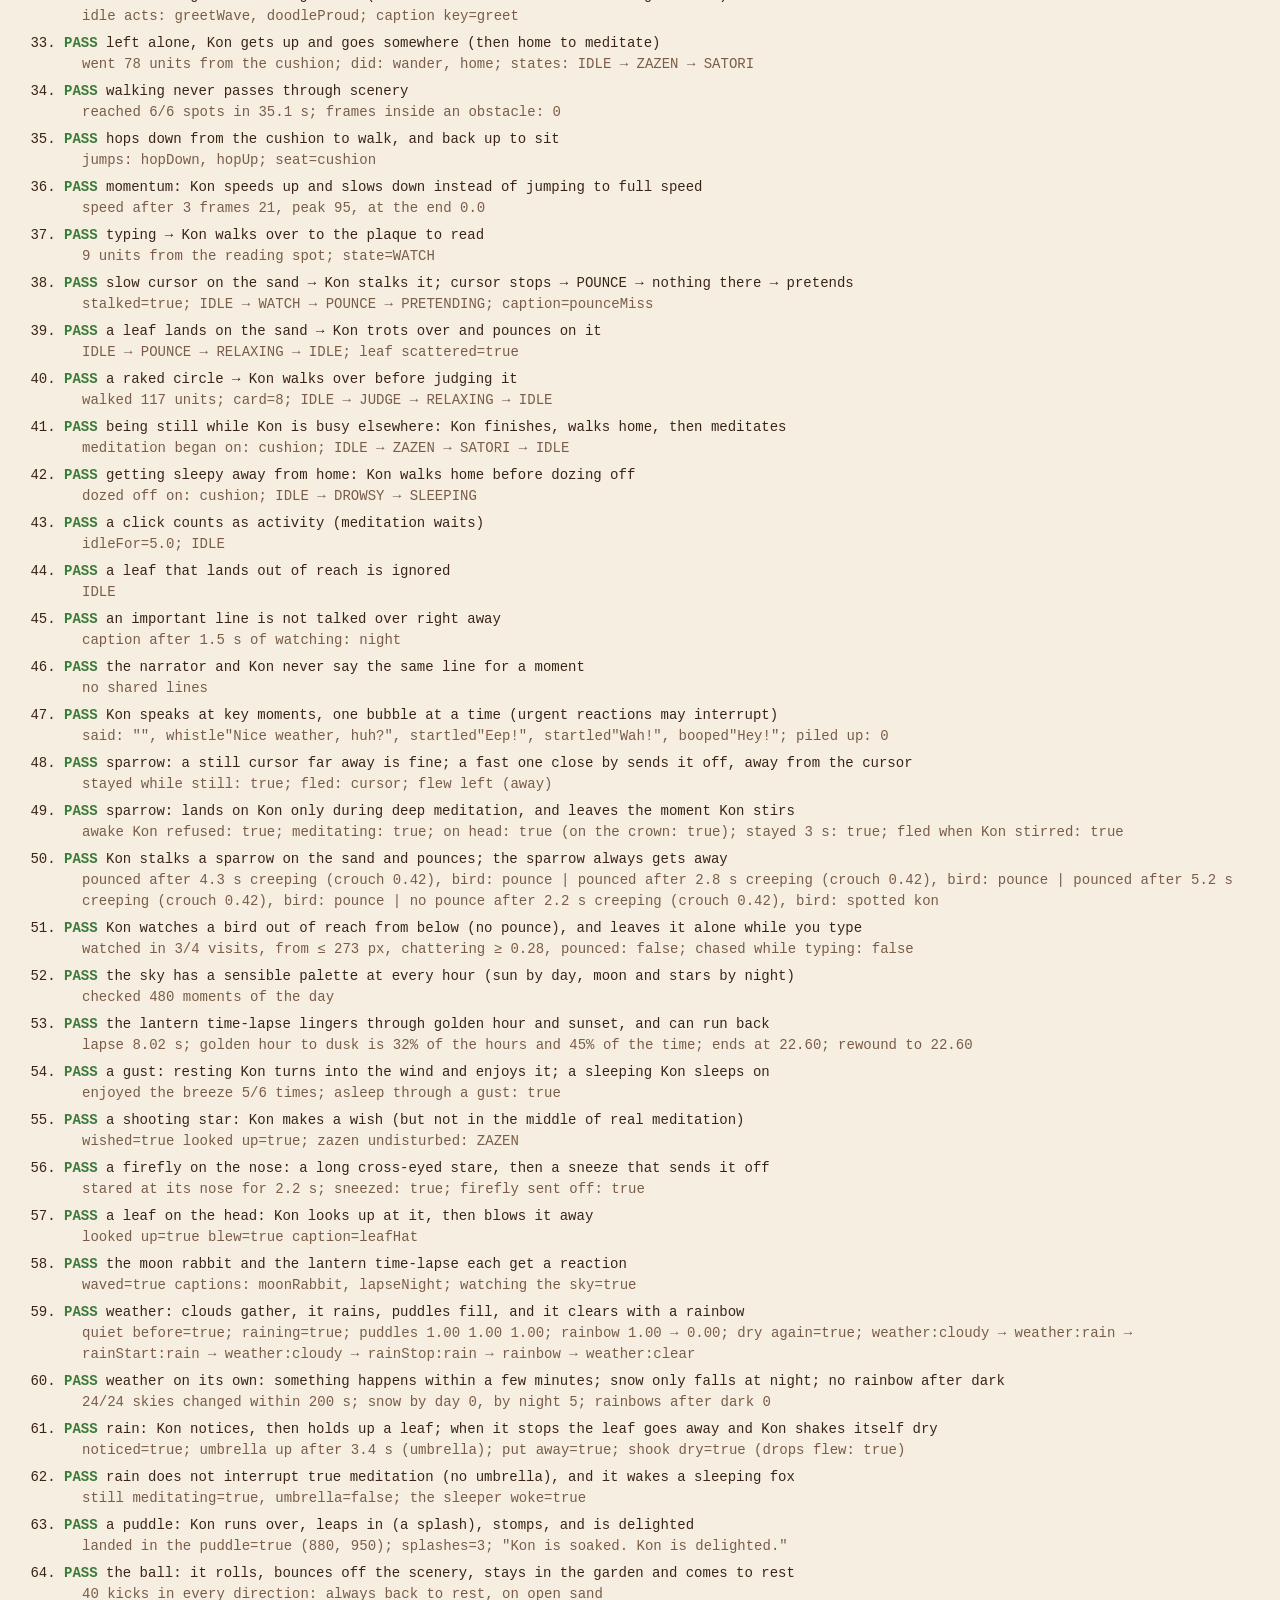
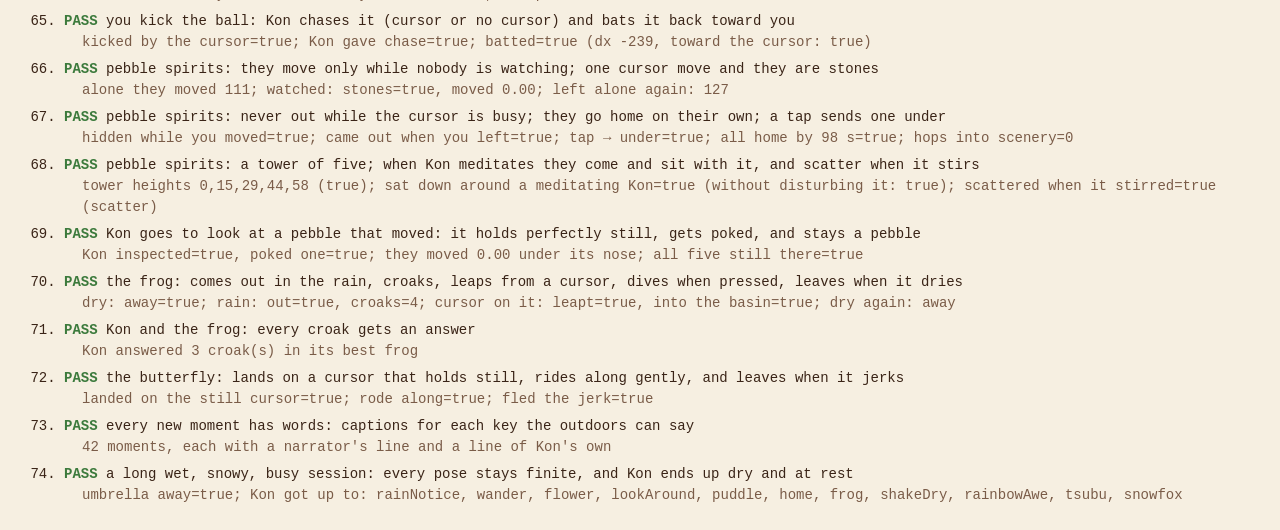
<file: tests/index.html>
<!doctype html>
<html lang="en">
<head>
  <meta charset="utf-8">
  <meta name="viewport" content="width=device-width, initial-scale=1">
  <title>Kon behavior tests</title>
  <style>
    body { font: 14px/1.5 ui-monospace, SFMono-Regular, Menlo, monospace; background: #f6efe1; color: #3a2417; margin: 24px; }
    h1 { font: 600 20px/1.2 Georgia, serif; }
    li { margin: 6px 0; }
    .pass b { color: #3c7a3c; }
    .fail b { color: #b8352b; }
    .info { color: #7a5c48; display: block; padding-left: 18px; white-space: pre-wrap; }
  </style>
</head>
<body>
  <h1>Kon — behavior tests</h1>
  <p id="summary">running…</p>
  <ol id="list"></ol>
  <script type="module">
    import { runAll } from './behavior.js';
    const results = runAll();
    const list = document.getElementById('list');
    for (const r of results) {
      const li = document.createElement('li');
      li.className = r.ok ? 'pass' : 'fail';
      li.innerHTML = `<b>${r.ok ? 'PASS' : 'FAIL'}</b> ${r.name}<span class="info"></span>`;
      li.querySelector('.info').textContent = r.info;
      list.appendChild(li);
    }
    const passed = results.filter((r) => r.ok).length;
    document.getElementById('summary').textContent = `${passed} / ${results.length} passed`;
    window.__results = results;
  </script>
</body>
</html>
</file>
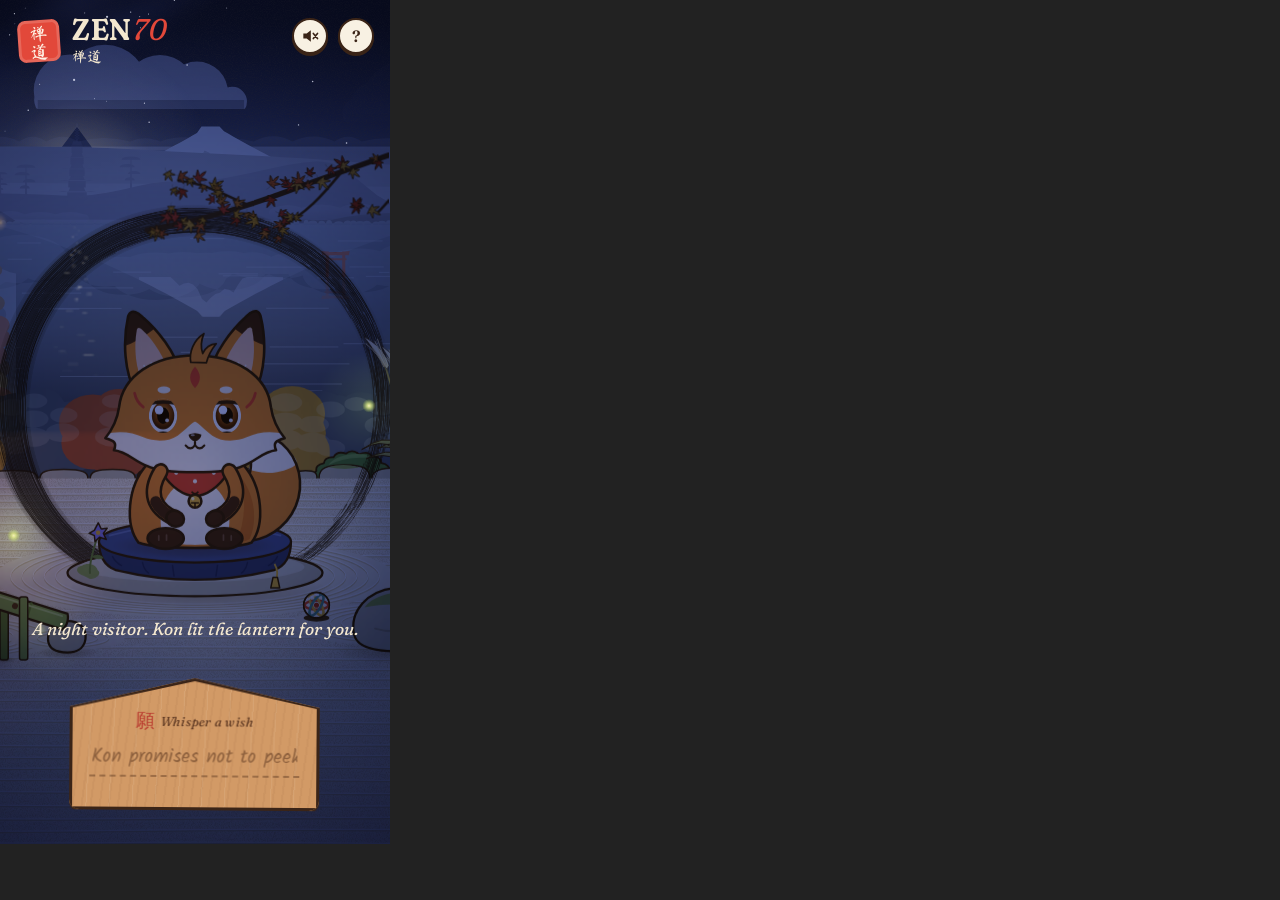
<file: tests/live/frame.html>
<!doctype html>
<!-- Test harness: shows a page in an iframe of an exact viewport size (?w=390&h=844&src=/). -->
<meta charset="utf-8">
<style>html, body { margin: 0; background: #222; overflow: hidden; } iframe { position: absolute; left: 0; top: 0; border: 0; display: block; }</style>
<iframe id="f"></iframe>
<script>
  const q = new URLSearchParams(location.search);
  const f = document.getElementById('f');
  f.style.width = (q.get('w') || 390) + 'px';
  f.style.height = (q.get('h') || 844) + 'px';
  f.src = q.get('src') || '/';
</script>
</file>
<file: css/style.css>
/* ZEN70 · 禅道 — garden styles
   Palette: warm paper, sumi ink, fox orange, Inari vermilion, moss and sand. */

:root {
  --paper: #f1e7d3;
  --ink: #3a2417;
  --ink-soft: rgba(58, 36, 23, .55);
  --fur: #f08a3c;
  --fur-shade: #dc7230;
  --cream: #fff4e2;
  --sock: #4a2b1e;
  --inner-ear: #f6c7ae;
  --red: #e2483a;
  --red-deep: #b8352b;
  --gold: #e9b44c;
  --blush: #f58f86;
  --moss: #8ea35e;
  --moss-dark: #6f8746;
  --stone: #bdb6a3;
  --stone-light: #d2ccba;
  --stone-shade: #a29b88;
  --sand: #ece1c9;
  --sand-line: #d6c5a2;
  --sand-hi: #faf4e6;
  --wall: #e2caa0;
  --wall-stain: #c9ad80;
  --roof: #5f655c;
  --wood: #8d5b3b;
  --wood-light: #b07a52;
  --wood-dark: #5e3b26;
  --bamboo: #8fab5a;
  --bamboo-dark: #6f8a40;
  --bamboo-in: #e9e2b8;
  --water: #a9c6c2;
  --zafu-top: #4b5a8e;
  --zafu-side: #36416c;
  --tree-far: #d3d4b6;
  --tree-near: #c0c79f;

  --font-display: "Fraunces", "Iowan Old Style", "Palatino Linotype", Georgia, serif;
  --font-hand: "Kalam", "Comic Neue", "Segoe Print", cursive;
  --font-brush: "Ma Shan Zheng", "STKaiti", "KaiTi", "Kaiti SC", serif;

  --vvh: 100vh;
  --ui-scale: 1;
}

* { box-sizing: border-box; }

html, body {
  margin: 0;
  height: 100%;
  overflow: hidden;
  background: var(--paper);
  color: var(--ink);
  font-family: var(--font-display);
  -webkit-font-smoothing: antialiased;
  -webkit-tap-highlight-color: transparent;
  overscroll-behavior: none;
}

#app {
  position: fixed;
  left: 0; top: 0;
  width: 100%;
  height: var(--vvh);
  overflow: hidden;
  background:
    radial-gradient(120% 80% at 50% 0%, #f6eedd 0%, rgba(246,238,221,0) 60%),
    var(--paper);
  touch-action: none;
  user-select: none;
  -webkit-user-select: none;
}

#stage { position: absolute; inset: 0; }

/* Every layer is a little wider than the screen (the camera's range) and is
   slid with a composited transform, so panning never redraws static art. */
#scene, #scene-back, #glow, .far-layer {
  position: absolute;
  top: 0;
  left: 0;
  width: 100%;
  height: 100%;
  display: block;
}
#scene-back, #glow, .far-layer { pointer-events: none; }
#world-layers {
  position: absolute;
  inset: 0;
}
#world-layers, #glow, .far-layer { will-change: transform; }
#layer-maple {
  position: absolute;
  inset: 0;
  width: 100%;
  height: 100%;
  pointer-events: none;   /* only the branch itself catches the pointer */
  will-change: transform;
}
#layer-maple #maple { pointer-events: auto; }
.near {
  position: absolute;
  pointer-events: none;
  overflow: visible;
  will-change: transform;
}
.near-blade { fill: #4f5a32; }
.near-plume { fill: #d8c9a6; }
.near-leaf { stroke: none; }
.near-twig { fill: none; stroke: #3f2a20; stroke-width: 9; stroke-linecap: round; }
#lens-leaf {
  position: absolute;
  left: 0; top: 0;
  width: 240px; height: 240px;
  pointer-events: none;
  display: none;
  will-change: transform;
  filter: blur(5px);
  opacity: .88;
}
#lens-leaf svg { width: 100%; height: 100%; display: block; }

.layer-canvas {
  position: absolute;
  left: 0; top: 0;
  pointer-events: none;
  transform-origin: 0 0;
}

.paper-grain { opacity: .34; pointer-events: none; }

/* ---------- SVG paint classes ---------- */
.ink { stroke: var(--ink); stroke-width: 3; stroke-linejoin: round; stroke-linecap: round; }
.ink-thin { stroke: var(--ink); stroke-width: 2; stroke-linejoin: round; stroke-linecap: round; }
.no-fill { fill: none; }
.f-ink { fill: var(--ink); }
.c-fur { fill: var(--fur); }
.c-fur-shade { fill: var(--fur-shade); }
.c-cream { fill: var(--cream); }
.c-sock { fill: var(--sock); }
.c-inner { fill: var(--inner-ear); }
.c-red { fill: var(--red); }
.c-gold { fill: var(--gold); }
.c-blush { fill: var(--blush); }
.c-moss { fill: var(--moss); }
.c-moss-dark { fill: var(--moss-dark); }
.c-stone { fill: var(--stone); }
.c-stone-light { fill: var(--stone-light); }
.c-sand { fill: var(--sand); }
.c-sand-shadow { fill: #d9cbab; opacity: .6; }
.c-wall { fill: var(--wall); }
.c-roof { fill: var(--roof); }
.c-roof-ridge { fill: #4c5149; }
.c-curb { fill: #bba37c; }
.c-wood { fill: var(--wood); }
.c-wood-light { fill: var(--wood-light); }
.c-wood-dark { fill: var(--wood-dark); }
.c-bamboo { fill: var(--bamboo); }
.c-bamboo-dark { fill: var(--bamboo-dark); }
.c-bamboo-in { fill: var(--bamboo-in); }
.c-water { fill: var(--water-sky, var(--water)); }
.c-zafu-top { fill: var(--zafu-top); }
.c-zafu-side { fill: var(--zafu-side); }
.c-tree-far { fill: var(--tree-far); }
.c-tree-near { fill: var(--tree-near); }
.c-bloom { fill: #8d7fd6; }
/* the sparrow (a little round one; its outline is thinner than the props', it is small) */
.sparrow .ink-thin { stroke-width: 1.4; }
.bird-body { fill: #b07a4f; }
.bird-tail { fill: #6f4429; }
.bird-wing { fill: #7d4e2e; }
.bird-belly { fill: #efe2c9; }
.bird-head { fill: #b07a4f; }
.bird-cap { fill: #7a4126; }
.bird-cheek { fill: #f7f0e3; }
.bird-beak { fill: #3a2417; }
.bird-eye { fill: #1d120c; }
.bird-glint { fill: #fff; }
.bird-legs { stroke: #5d3d27; stroke-width: 1.3; stroke-linecap: round; fill: none; }
.c-snail { fill: #e8cfa6; }
.c-shell { fill: #c78a52; }

/* the sky and the hills take their colors from the hour (js/garden/sky.js) */
.sky-s0 { stop-color: var(--sky0, #8fb6cd); }
.sky-s1 { stop-color: var(--sky1, #b9d0d5); }
.sky-s2 { stop-color: var(--sky2, #e6e6d6); }
.sky-s3 { stop-color: var(--sky3, #f5efdf); }
.sun-disc { fill: #fffaf0; }
.sun-halo { stop-color: var(--sun-glow, #fff3cf); }
/* the sacred mountain */
.peak { fill: var(--peak, #b6c7c9); }
.peak-shade { fill: #1d2440; opacity: .1; }
.snow { fill: var(--snow, #f9f7f1); }
/* the valley: lake, village, torii path, forest; the sea of clouds */
.lake-s0 { stop-color: var(--sky2, #e2e4d6); }
.lake-s1 { stop-color: var(--sky0, #7ba8c8); }
.lake-deep { fill: #10203c; opacity: .16; }
.lake-mirror { opacity: .34; }
.lake-hi { fill: none; stroke: #fff; stroke-width: 1.3; stroke-linecap: round; opacity: .32; }
.shore, .house { fill: var(--slope0, #97ae9e); }
.house { filter: brightness(.82); }
.hill-side { fill: var(--slope0, #97ae9e); }
.torii-path { fill: none; stroke: #e2d6bc; stroke-width: 2.4; stroke-linecap: round; opacity: .55; }
.torii { fill: #d0482f; }
.boat { fill: #3b3236; }
.wake { opacity: .45; }
.canopy-far { fill: var(--slope0, #97ae9e); }
.canopy-mid { fill: var(--slope1, #729077); }
.canopy-near { fill: var(--slope2, #557558); }
/* autumn in the forest (the light map tints these with the hour) */
.canopy-red { fill: #c0664c; }
.canopy-gold { fill: #c9a35c; }
.canopy-rust { fill: #9a7050; }
.canopy-red.near { fill: #b4553c; }
.canopy-gold.near { fill: #c29242; }
.haze-stop { stop-color: var(--mist, #fbf8ee); }
.canopy-hi { fill: #fff8e0; opacity: .16; }
.unkai { opacity: var(--unkai, .2); }
.unkai-deep { stop-color: #d3dbe4; }
.unkai-top { fill: #fff; opacity: .32; }
/* the terrace edge */
.pine-trunk { fill: #5a4031; stroke: var(--ink); stroke-width: 2.4; stroke-linejoin: round; }
.pine-branch { fill: none; stroke: #5a4031; stroke-width: 5; stroke-linecap: round; }
.pine-pad { fill: #3f6a45; stroke: var(--ink); stroke-width: 2; stroke-linejoin: round; }
.pine-pad-hi { fill: #6c9a5c; opacity: .9; }
.shrub { fill: #57864a; stroke: var(--ink); stroke-width: 2.4; stroke-linejoin: round; }
.shrub-hi { fill: #82ad66; opacity: .85; }
.terrace-stone { fill: var(--stone); stroke: var(--ink); stroke-width: 2; stroke-linejoin: round; }
.terrace-wall { fill: #8f8a7a; }
.canopy-near.below { filter: brightness(.8); }
.hill-far { fill: var(--ridge0, #c1ccca); }
.hill-mid { fill: var(--ridge1, #a6b6ae); }
.hill-near { fill: var(--ridge2, #8b9f8e); }
.mist { fill: var(--mist, #fbf8ee); opacity: var(--mist-a, .85); }
.kasumi-stop { stop-color: var(--mist, #fbf8ee); }
#kasumi { opacity: calc(var(--mist-a, .85) * .8); }
/* (taps on the small residents are worked out from where they land on the ground: see props.js) */
#kon-umbrella, #kon-umbrella-stem, #kon-snowcap, .temari, .tsubu, .frog, .butterfly, #snowfox, #dream { pointer-events: none; }
/* Kon's leaf umbrella */
.umb-stem-ol { fill: none; stroke: var(--ink); stroke-width: 9; stroke-linecap: round; }
.umb-stem { fill: none; stroke: #86a653; stroke-width: 4.6; stroke-linecap: round; }
.umb-leaf { fill: #8fb35c; }
.umb-under { fill: #5f8040; }
.umb-vein { fill: none; stroke: #5f8040; stroke-width: 2.2; stroke-linecap: round; opacity: .8; }
.umb-hi { fill: none; stroke: #c6dc94; stroke-width: 3.4; stroke-linecap: round; opacity: .7; }
/* lying snow: caps on the scenery, a dusting on the trees, a little pile on a fox who sits still */
.snow-cap { fill: #f7f8fc; opacity: var(--white, 0); pointer-events: none; }
.snow-cap-kon { fill: #f7f8fc; stroke: var(--ink); stroke-width: 2; stroke-linejoin: round; }
.is-snowy .canopy-hi { fill: #fff; opacity: calc(.16 + var(--white, 0) * .5); }
.is-snowy .pine-pad-hi, .is-snowy .shrub-hi { fill: color-mix(in srgb, #f7f8fc calc(var(--white, 0) * 92%), #76a460); }
.is-snowy #fireflies, .is-rainy #fireflies { display: none; }   /* (no fireflies in the snow, or out in the rain) */
/* the snow fox */
.snowball { fill: #f7f8fc; }
.snow-shadow { fill: #5a6a8a; opacity: .22; }
.snow-twig { fill: none; stroke: #6b4a35; stroke-width: 3.2; stroke-linecap: round; }
/* the temari */
.temari .ink-thin { stroke-width: 1.8; }
.temari-base { fill: #fbf1dc; }
.temari-rim { fill: none; }
.temari-a { fill: none; stroke: var(--red); stroke-width: 3; }
.temari-b { fill: none; stroke: #e9b44c; stroke-width: 3; }
.temari-c { fill: none; stroke: #4f8f8a; stroke-width: 3; }
.temari-dot { fill: var(--red-deep); }
.temari-hi { fill: none; stroke: #fff; stroke-width: 2.4; stroke-linecap: round; opacity: .8; }
.temari-shadow, .tsubu-shadow, .frog-shadow { fill: #4a3424; opacity: .26; }
/* tsubu: the pebbles that are not pebbles */
.tsubu-body { stroke: var(--ink); stroke-width: 1.5; stroke-linejoin: round; }
.tsubu-t0 .tsubu-body { fill: #d9d2c0; }
.tsubu-t1 .tsubu-body { fill: #c4bfb2; }
.tsubu-t2 .tsubu-body { fill: #e6dcc6; }
.tsubu-moss { fill: var(--moss); }
.tsubu-hi { fill: none; stroke: #fff; stroke-width: 1.4; stroke-linecap: round; opacity: .6; }
.tsubu-eye { fill: #1d120c; }
.tsubu-shut { fill: none; stroke: #1d120c; stroke-width: 1.2; stroke-linecap: round; }
.tsubu-blush { fill: var(--blush); opacity: .75; }
.tsubu-stem { fill: none; stroke: #5f8040; stroke-width: 1.4; stroke-linecap: round; }
.tsubu-leaf { fill: #8fb35c; stroke: #4c6a30; stroke-width: .9; stroke-linejoin: round; }
.tsubu-brolly { fill: var(--red); stroke: var(--ink); stroke-width: 1.1; stroke-linejoin: round; }
/* the frog */
.frog-ink { stroke: var(--ink); stroke-width: 1.4; stroke-linejoin: round; }
.frog-body { fill: #86b05a; }
.frog-belly { fill: #e9edc4; }
.frog-sac { fill: #f3f0cf; }
.frog-hi { fill: none; stroke: #c9e39a; stroke-width: 1.5; stroke-linecap: round; opacity: .8; }
.frog-toe, .frog-mouth { fill: none; stroke: var(--ink); stroke-width: 1.3; stroke-linecap: round; stroke-linejoin: round; }
.frog-pupil { fill: #1d120c; }
.frog-ripple { fill: none; stroke: #fff; stroke-width: 1.3; stroke-linecap: round; opacity: .7; }
/* the butterfly */
.bfly-wing { fill: #fdf6dc; stroke: var(--ink); stroke-width: 1.1; stroke-linejoin: round; }
.bfly-wing.low { fill: #f7e6a4; }
.bfly-tip { fill: #4a3a52; }
.bfly-spot { fill: #e58a4a; }
.bfly-body { fill: none; stroke: #2b1d18; stroke-width: 2.4; stroke-linecap: round; }
.bfly-feeler { fill: none; stroke: #2b1d18; stroke-width: .9; stroke-linecap: round; }
/* weather: clouds, the overcast veil, the rainbow, puddles, lying snow */
.cloud-body { fill: var(--cloud, #fff); }
.cloud-hi { fill: var(--cloud-hi, #fff); opacity: .7; }
.cloud-belly { fill: var(--cloud-shade, #c9d3dc); opacity: .55; }
.overcast-stop { stop-color: var(--overcast-c, #aab3bd); }
.overcast { opacity: var(--overcast, 0); }
.bow-band { fill: none; stroke-width: 4.8; }
#sun { opacity: var(--sun-a, 1); }
.wet-sand { fill: #5b4a38; }
.snow-sand { fill: #f4f6fb; opacity: calc(var(--white, 0) * .82); }
.puddle-rim { fill: #6d5a45; opacity: .3; }
.puddle-water { fill: var(--water-sky, #a3c6ca); stroke: rgba(58, 36, 23, .28); stroke-width: 1.5; }
/* what Kon dreams about */
.dream-bubble { fill: #fffaf0; stroke: var(--ink); stroke-width: 2; stroke-linejoin: round; }
.dream-ink { fill: none; stroke: var(--ink); stroke-width: 1.8; stroke-linecap: round; stroke-linejoin: round; }
.dream-tofu { fill: #d99a4e; stroke: var(--ink); stroke-width: 1.6; stroke-linejoin: round; }
.dream-rice { fill: #fffdf6; stroke: var(--ink); stroke-width: 1.4; }
.dream-bird { fill: #b07a4f; stroke: var(--ink); stroke-width: 1.5; stroke-linejoin: round; }
.dream-arrow { fill: #fff; stroke: var(--ink); stroke-width: 1.7; stroke-linejoin: round; }
.dream-heart { fill: var(--red); }
.puddle-hi { fill: none; stroke: #fff; stroke-width: 2.4; stroke-linecap: round; opacity: .6; }
#weather { position: absolute; left: 0; top: 0; width: 100%; height: 100%; pointer-events: none; }
/* the night sky (clouds hide the stars) */
#layer-stars { opacity: calc(var(--stars, 0) * var(--clear, 1)); }
#milky { opacity: var(--stars, 0); }
.star-dust { fill: #eef1ff; opacity: .75; }
.star { fill: #fff8e8; animation: twinkle 4s ease-in-out infinite alternate; }
@keyframes twinkle { from { opacity: .3; } to { opacity: 1; } }
.moon-disc { fill: #f8efd4; }
.moon-rabbit { fill: #e2d3ab; opacity: .8; }
#moon-mallet { fill: none; stroke: #e2d3ab; stroke-width: 2.6; stroke-linecap: round; }
.moon-shade { fill: none; stroke: #fffaf0; stroke-width: 1.4; opacity: .6; }
.meteor { stroke: url(#meteor-tail); stroke-width: 2.6; stroke-linecap: round; fill: none; }
.meteor-glow { stroke-width: 8; opacity: .28; }
.meteor-head { fill: #fff; }
.meteor-halo { fill: #e8efff; opacity: .35; }
.meteor-spark { fill: #fff6d8; }
/* a caught star: the wish plaque glows until a wish is sent */
.ema.starlit .ema-board { filter: drop-shadow(0 2px 0 var(--ink)) drop-shadow(0 0 14px rgba(255, 214, 120, .95)) brightness(1.06); }
.ema.starlit .ema-kanji { color: #d99a1a; text-shadow: 0 0 8px rgba(255, 210, 110, .9); }
.crane-gold .crane-body { fill: #ffe39a; }
.crane-gold .crane-fold { fill: #f1c45e; }
.crane-gold { filter: drop-shadow(0 0 6px rgba(255, 214, 120, .9)); }
#enso { opacity: .92; }
.wall-stains path { fill: var(--wall-stain); opacity: .28; }
.wall-eave-shadow { fill: #6b5537; opacity: .14; }
.roof-seam { stroke: #4b5048; stroke-width: 1.4; fill: none; }
.roof-hi { stroke: #7d847a; stroke-width: 1.2; fill: none; }
.stone-crease { fill: none; stroke: var(--stone-shade); stroke-width: 2.4; stroke-linecap: round; }
.lantern-window { fill: #6f6a5e; transition: fill .6s; }
.lantern-mullion { stroke: #8c8676; stroke-width: 3; }
.lantern-mullion.lit { stroke: #b07c37; }
.shell-spiral { fill: none; stroke: #8d5a2c; stroke-width: 1.6; }

.rake-shadow { fill: none; stroke: var(--sand-line); stroke-width: 1.6; }
.rake-hi { fill: none; stroke: var(--sand-hi); stroke-width: 1.3; }

.zafu-pleat { fill: none; stroke: #27305a; stroke-width: 2; stroke-linecap: round; }
.zafu-hi { fill: none; stroke: #6d7cb0; stroke-width: 2.5; stroke-linecap: round; }
.tassel-cord { fill: none; stroke: var(--gold); stroke-width: 2.4; }
.flower-stem { fill: none; stroke: var(--moss-dark); stroke-width: 2.6; stroke-linecap: round; }

.kakehi-ol { stroke: var(--ink); stroke-width: 17; stroke-linecap: round; }
.kakehi { stroke: var(--bamboo); stroke-width: 11; stroke-linecap: round; }
.kakehi-node { stroke: var(--bamboo-dark); stroke-width: 12; stroke-linecap: butt; }
.bamboo-node { stroke: var(--bamboo-dark); stroke-width: 3; }
.bamboo-hi { stroke: #b9cf84; stroke-width: 2.4; stroke-linecap: round; }
.water-hi { fill: none; stroke: #e7f1ee; stroke-width: 2; stroke-linecap: round; }
.water-drop { fill: #cfe4e2; stroke: var(--ink); stroke-width: 1.2; }

.wood-hi { fill: none; stroke: #8a6047; stroke-width: 2; }
.ema-string { stroke: var(--red); stroke-width: 2; }
.ema-scribble { stroke: #7a4a2c; stroke-width: 1.4; stroke-linecap: round; opacity: .7; }

.branch { fill: none; stroke: #4b3326; stroke-width: 10; stroke-linecap: round; }
.branch.thin { stroke-width: 5; }
.leaf { stroke: var(--ink); stroke-width: 1.4; stroke-linejoin: round; }
/* pampas grass, and the wind's brush strokes */
.susuki-blade { fill: #a5a465; stroke: var(--ink); stroke-width: 1.3; stroke-linejoin: round; }
.susuki-stem { fill: none; stroke: #9b8a5a; stroke-width: 2.4; stroke-linecap: round; }
.susuki-plume { fill: #efe3c8; stroke: rgba(58,36,23,.55); stroke-width: 1.1; stroke-linejoin: round; }
.susuki-strand { fill: none; stroke: #d8c39c; stroke-width: 1.2; stroke-linecap: round; }
.wind-curl { fill: none; stroke: #fffaf0; stroke-width: 3; stroke-linecap: round; stroke-linejoin: round; opacity: 0; }
.leaf-vein { fill: none; stroke: rgba(58,36,23,.35); stroke-width: 1; }

/* Kon */
.kon-shadow { fill: url(#shadow-grad); }
.toes { fill: none; stroke: #7b5644; stroke-width: 2; stroke-linecap: round; }
.ear-fluff { fill: none; stroke: #fff4e2; stroke-width: 2; stroke-linecap: round; opacity: .9; }
.bib-trim { fill: none; stroke: #ffd3c4; stroke-width: 2; stroke-dasharray: 2 5; stroke-linecap: round; }
.bell-cord { fill: none; stroke: var(--ink); stroke-width: 2; }
.bell-slit { fill: none; stroke: var(--ink); stroke-width: 1.8; stroke-linecap: round; }
.bell-hi { fill: #fff3c6; }
.kitsune-mark { fill: none; stroke: var(--red); stroke-width: 3.2; stroke-linecap: round; }
.sclera { fill: #fffaf1; }
.pupil { fill: #1d0f08; }
.hl { fill: #fff; }
.hl2 { fill: #fff; opacity: .85; }
.sparkle { fill: #fff; opacity: 0; }
.spiral { fill: none; stroke: var(--ink); stroke-width: 2.2; opacity: 0; }
.lash { fill: none; stroke: var(--ink); stroke-width: 3.8; stroke-linecap: round; }
.lowline { fill: none; stroke: var(--ink); stroke-width: 2.6; stroke-linecap: round; }
.shut { fill: none; stroke: var(--ink); stroke-width: 3.6; stroke-linecap: round; stroke-linejoin: round; opacity: 0; }
.blush-lines { fill: none; stroke: #e0675d; stroke-width: 1.8; stroke-linecap: round; }
.mouth-line { fill: none; stroke: var(--ink); stroke-width: 2.6; stroke-linecap: round; stroke-linejoin: round; }
.mouth-open { fill: #6e2420; stroke: var(--ink); stroke-width: 2.4; stroke-linejoin: round; }
.mouth-pucker { fill: #6e2420; stroke: var(--ink); stroke-width: 2.4; }
.tongue { fill: #f28b8b; }
.nose-hi { fill: #fff; opacity: .55; }
.hit { fill: transparent; }
.bubble { fill: rgba(214, 238, 248, .55); stroke: rgba(80, 130, 160, .7); stroke-width: 1.4; }
.sweat { fill: #bfe3f2; stroke: var(--ink); stroke-width: 2; }
.sweat-hi { fill: none; stroke: #fff; stroke-width: 1.6; stroke-linecap: round; }
.shock-line { fill: none; stroke: var(--ink); stroke-width: 3.2; stroke-linecap: round; }

.arm-ol { fill: none; stroke: var(--ink); stroke-width: 19; stroke-linecap: round; }
.arm-fur { fill: none; stroke: var(--fur); stroke-width: 13; stroke-linecap: round; }
.arm-sock { fill: none; stroke: var(--sock); stroke-width: 13; stroke-linecap: round; }
.paw { fill: var(--sock); stroke: var(--ink); stroke-width: 3; }

.fx-note { fill: var(--ink); }
.fx-z { fill: none; stroke: var(--ink); stroke-width: 3; stroke-linecap: round; stroke-linejoin: round; }
.fx-heart { fill: var(--red); stroke: var(--ink); stroke-width: 1.6; }
.fx-puff { fill: #fff8ec; stroke: var(--ink); stroke-width: 1.6; }
.fx-pop { fill: none; stroke: rgba(80, 130, 160, .8); stroke-width: 1.6; }

.crane-body { fill: #fbf6ec; stroke: var(--ink); stroke-width: 1.8; stroke-linejoin: round; }
.crane-fold { fill: #ece2cf; stroke: var(--ink); stroke-width: 1.4; stroke-linejoin: round; }
.dragonfly-body { fill: none; stroke: #2f6f8a; stroke-width: 3.2; stroke-linecap: round; }
.dragonfly-head { fill: #2f6f8a; stroke: var(--ink); stroke-width: 1.2; }
.dragonfly-wing { fill: rgba(225, 240, 246, .65); stroke: rgba(58,36,23,.6); stroke-width: 1; }

.clickable { cursor: pointer; }
#kon-head { cursor: pointer; }

/* ---------- light ---------- */
/* the light map over the garden, and sunlight on top of everything */
#shade, #sunlight {
  position: absolute;
  left: 0; top: 0;
  width: 100%;
  height: 100%;
  pointer-events: none;
}
/* (the shade switches itself between multiply and plain alpha: see light.js) */
/* lit things: the lantern follows the hour, fireflies come out after dark */
#lantern-halo, #lantern-window-lit, #glow-world > .lantern-mullion { opacity: var(--lamp, 0); }
#fireflies, #cursor-firefly { opacity: 0; transition: opacity 1.4s ease; }
.basin-moon { fill: #fff6dc; opacity: calc(var(--stars, 0) * .8); }
.is-dark #fireflies, .is-dark #cursor-firefly { opacity: 1; }
.lantern-window { fill: color-mix(in srgb, #ffcf6b calc(var(--lamp, 0) * 100%), #6f6a5e); }

/* ---------- arrival: fade in from the paper while the camera settles back ---------- */
#curtain { position: absolute; inset: 0; z-index: 40; background: var(--paper); pointer-events: none; opacity: 0; }
.arriving #curtain { opacity: 1; }
.arriving .brand, .arriving .corner, .arriving #wish { opacity: 0; }
.intro #curtain { animation: curtain-up 1.5s ease-out .1s both; }
@keyframes curtain-up { from { opacity: 1; } to { opacity: 0; } }
/* (the camera itself comes down from the sky: Scene.startIntro) */
.intro #layer-maple { animation: settle-maple 3s cubic-bezier(.2, .7, .2, 1) both; }
.intro .brand, .intro .corner, .intro #wish { animation: ui-in 1s ease-out 1.1s both; }
@keyframes settle-maple { from { scale: 1.16; opacity: .4; } to { scale: 1; opacity: 1; } }
@keyframes ui-in { from { opacity: 0; } to { opacity: 1; } }

/* ---------- branding ---------- */
.brand {
  position: absolute;
  left: max(28px, env(safe-area-inset-left));
  top: max(24px, env(safe-area-inset-top));
  display: flex;
  align-items: center;
  gap: 16px;
  z-index: 10;
  pointer-events: none;
}
.seal {
  width: 54px; height: 54px;
  border-radius: 8px;
  background: var(--red);
  color: #fff3e6;
  font-family: var(--font-brush);
  font-size: 23px;
  line-height: 1;
  display: grid;
  place-items: center;
  grid-template-rows: 1fr 1fr;
  padding: 4px 0;
  transform: rotate(-4deg);
  box-shadow: inset 0 0 0 3px rgba(255,243,230,.18);
}
.seal span { display: block; }
.wordmark {
  margin: 0;
  font-family: var(--font-display);
  font-variation-settings: "SOFT" 100, "opsz" 144;
  font-weight: 640;
  font-size: 40px;
  letter-spacing: .02em;
  line-height: .9;
  color: var(--ink);
}
.wordmark .seventy {
  font-style: italic;
  font-weight: 420;
  color: var(--red);
  margin-left: .04em;
}
.tagline {
  margin: 6px 0 0;
  font-size: 14px;
  font-style: italic;
  font-variation-settings: "SOFT" 100;
  color: var(--ink-soft);
  letter-spacing: .01em;
}
.tagline .zh {
  font-family: var(--font-brush);
  font-style: normal;
  color: var(--ink);
  font-size: 17px;
  margin-right: 6px;
}
.wordmark, .tagline, .tagline .zh { transition: color 1.2s ease; }
.is-dark .wordmark, .is-dark .tagline .zh { color: #f3e7cf; }
.is-dark .tagline { color: rgba(243, 231, 207, .7); }

/* ---------- caption ---------- */
.caption {
  position: absolute;
  left: 0; top: 0;
  margin: 0;
  transform: translate(-50%, -50%);
  font-family: var(--font-display);
  font-style: italic;
  font-variation-settings: "SOFT" 100, "opsz" 24;
  font-size: calc(19px * var(--ui-scale));
  color: var(--ink);
  white-space: nowrap;
  pointer-events: none;
  z-index: 8;
  text-align: center;
}
.caption span {
  display: inline-block;
  transition: opacity .35s ease, transform .35s ease;
}
.caption.swap span { opacity: 0; transform: translateY(4px); }
.is-dark .caption { color: #f3e7cf; }

/* ---------- the wish plaque ---------- */
.ema {
  position: absolute;
  left: 0; top: 0;
  width: calc(250px * var(--ui-scale));
  transform-origin: 50% 0;
  z-index: 9;
  touch-action: manipulation;
}
.ema-cord {
  position: absolute;
  left: 50%;
  top: calc(-14px * var(--ui-scale));
  width: calc(44px * var(--ui-scale));
  height: calc(26px * var(--ui-scale));
  transform: translateX(-50%);
  border: 2.5px solid var(--red);
  border-bottom: none;
  border-radius: 50% 50% 0 0 / 100% 100% 0 0;
}
.ema-board {
  position: relative;
  padding: calc(30px * var(--ui-scale)) calc(20px * var(--ui-scale)) calc(14px * var(--ui-scale));
  background:
    repeating-linear-gradient(97deg, rgba(120, 72, 40, .07) 0 2px, transparent 2px 9px),
    repeating-linear-gradient(93deg, rgba(255, 240, 220, .12) 0 1px, transparent 1px 23px),
    #d29a66;
  clip-path: polygon(0 22%, 50% 0, 100% 22%, 100% 100%, 0 100%);
  border-radius: 0 0 10px 10px;
  filter: drop-shadow(0 2px 0 var(--ink));
}
.ema::after {
  /* ink outline that follows the pentagon */
  content: "";
  position: absolute;
  inset: 0;
  background: var(--ink);
  clip-path: polygon(0 22%, 50% 0, 100% 22%, 100% 100%, 0 100%, 0 22%, 3px calc(22% + 1px), 3px calc(100% - 3px), calc(100% - 3px) calc(100% - 3px), calc(100% - 3px) calc(22% + 1px), 50% 3px, 3px calc(22% + 1px));
  pointer-events: none;
  border-radius: 0 0 10px 10px;
}
.ema-label {
  display: flex;
  align-items: center;
  justify-content: center;
  gap: 6px;
  font-family: var(--font-display);
  font-style: italic;
  font-size: calc(13px * var(--ui-scale));
  color: #5a3520;
  letter-spacing: .02em;
  margin-bottom: 4px;
}
.ema-kanji {
  font-family: var(--font-brush);
  font-style: normal;
  font-size: calc(19px * var(--ui-scale));
  color: var(--red-deep);
}
.ema input {
  display: block;
  width: 100%;
  border: none;
  border-bottom: 2px dashed rgba(90, 53, 32, .45);
  background: transparent;
  font-family: var(--font-hand);
  font-size: max(16px, calc(19px * var(--ui-scale)));
  color: #3a2012;
  padding: 4px 2px 3px;
  text-align: center;
  outline: none;
  user-select: text;
  -webkit-user-select: text;
  caret-color: var(--red-deep);
  border-radius: 0;
}
.ema input::placeholder { color: rgba(74, 40, 22, .5); }
.ema input:focus-visible { border-bottom-color: var(--red-deep); }
.ema-hint {
  display: block;
  margin-top: 5px;
  text-align: center;
  font-size: calc(11px * var(--ui-scale));
  font-style: italic;
  color: rgba(74, 40, 22, .6);
  opacity: 0;
  transition: opacity .3s;
}
.ema:focus-within .ema-hint { opacity: 1; }
.ema.is-hanging { transition: none; }
.is-dark .ema-board { filter: drop-shadow(0 2px 0 var(--ink)) brightness(.62) saturate(.9); }

/* ---------- corner controls & hints ---------- */
.corner {
  position: absolute;
  right: max(22px, env(safe-area-inset-right));
  top: max(22px, env(safe-area-inset-top));
  display: flex;
  gap: 10px;
  z-index: 12;
}
.pill {
  width: 40px; height: 40px;
  border-radius: 50%;
  border: 2px solid var(--ink);
  background: #f8f1e3;
  color: var(--ink);
  font-family: var(--font-display);
  font-weight: 600;
  font-size: 18px;
  display: grid;
  place-items: center;
  cursor: pointer;
  padding: 0;
  box-shadow: 0 2px 0 var(--ink);
  transition: transform .15s ease, box-shadow .15s ease;
}
.pill:hover { transform: translateY(-1px); box-shadow: 0 3px 0 var(--ink); }
.pill:active { transform: translateY(2px); box-shadow: 0 0 0 var(--ink); }
.pill:focus-visible { outline: 3px solid var(--red); outline-offset: 3px; }
.pill svg { width: 20px; height: 20px; }
.pill .ic { fill: var(--ink); }
.pill .ic-wave, .pill .ic-off { fill: none; stroke: var(--ink); stroke-width: 2; stroke-linecap: round; }
.pill[aria-pressed="false"] .ic-wave { display: none; }
.pill[aria-pressed="true"] .ic-off { display: none; }

.hints {
  position: absolute;
  right: max(22px, env(safe-area-inset-right));
  top: calc(max(22px, env(safe-area-inset-top)) + 54px);
  width: min(300px, calc(100vw - 44px));
  max-height: calc(var(--vvh, 100vh) - 100px);
  overflow-y: auto;
  overscroll-behavior: contain;
  padding: 16px 18px 14px;
  background: #fbf6ea;
  border: 2px solid var(--ink);
  border-radius: 14px;
  box-shadow: 0 3px 0 var(--ink);
  z-index: 12;
  transform-origin: 90% 0;
  animation: hint-in .28s cubic-bezier(.3, 1.5, .5, 1);
}
.hints[hidden] { display: none; }
.hints h2 {
  margin: 0 0 8px;
  font-size: 17px;
  font-style: italic;
  font-weight: 600;
}
.hints ul { margin: 0; padding-left: 18px; font-size: 14.5px; line-height: 1.5; }
.hints em { color: var(--red-deep); }
.hints-foot { margin: 10px 0 0; font-size: 12px; color: var(--ink-soft); font-style: italic; }
@keyframes hint-in { from { transform: scale(.85); opacity: 0; } to { transform: scale(1); opacity: 1; } }

/* ---------- debug overlay (?debug) ---------- */
#debug {
  position: absolute;
  left: 12px; bottom: 12px;
  z-index: 60;
  font: 12px/1.45 ui-monospace, SFMono-Regular, Menlo, monospace;
  background: rgba(30, 22, 16, .82);
  color: #f6ead6;
  padding: 8px 10px;
  border-radius: 8px;
  white-space: pre;
  pointer-events: none;
  min-width: 230px;
}

.sr-only {
  position: absolute; width: 1px; height: 1px; padding: 0; margin: -1px;
  overflow: hidden; clip: rect(0 0 0 0); white-space: nowrap; border: 0;
}

/* ---------- small screens ---------- */
@media (max-width: 420px) {
  .tagline .en { display: none; }
}
@media (max-width: 640px) {
  .brand { left: 18px; top: max(16px, env(safe-area-inset-top)); gap: 12px; }
  .seal { width: 42px; height: 42px; font-size: 18px; }
  .wordmark { font-size: 30px; }
  .tagline { font-size: 12.5px; max-width: calc(100vw - 150px); }
  .tagline .zh { font-size: 15px; }
  .corner { right: 16px; top: max(18px, env(safe-area-inset-top)); }
  .pill { width: 36px; height: 36px; font-size: 16px; }
  .hints { right: 16px; top: calc(max(18px, env(safe-area-inset-top)) + 48px); }
  .caption { white-space: normal; width: 86vw; }
}

/* phones held sideways: little height, so a compact header (and clear of the notch) */
@media (max-height: 500px) and (orientation: landscape) {
  .brand { left: max(18px, env(safe-area-inset-left)); top: 14px; gap: 10px; }
  .seal { width: 38px; height: 38px; font-size: 16px; }
  .wordmark { font-size: 26px; }
  .tagline { font-size: 12px; }
  .tagline .en { display: none; }
  .tagline .zh { font-size: 14px; }
  .corner { right: max(16px, env(safe-area-inset-right)); top: 14px; }
  .pill { width: 36px; height: 36px; font-size: 16px; }
  .hints { right: max(16px, env(safe-area-inset-right)); top: 60px; max-height: calc(var(--vvh, 100vh) - 76px); overflow-y: auto; }
}

/* keyboard open on phones: tuck the branding away */
.kb-open .brand, .kb-open .corner, .kb-open .caption { opacity: 0; pointer-events: none; }
.brand, .corner { transition: opacity .25s ease; }

@media (prefers-reduced-motion: reduce) {
  .caption span, #fireflies, #cursor-firefly { transition-duration: .01s; }
  .hints { animation: none; }
}

.ema.no-cord .ema-cord { display: none; }
.ema.no-cord .ema-board { filter: drop-shadow(0 2px 0 var(--ink)) drop-shadow(0 10px 14px rgba(58, 36, 23, .18)); }

/* scripted demo / manual clock: no real-time transitions */
.frozen *, .frozen *::before, .frozen *::after { transition: none !important; animation: none !important; }
.frozen input { caret-color: transparent; }
.demo-cursor { position: absolute; left: 0; top: 0; z-index: 70; pointer-events: none; filter: drop-shadow(0 1px 1px rgba(0,0,0,.35)); }
.demo-cursor[hidden] { display: none; }

/* ================================================================
   Stillness, sand and memory
   ================================================================ */

/* raked grooves */
#sand-canvas {
  position: absolute;
  left: 0; top: 0;
  pointer-events: none;
  transform-origin: 0 0;
}

/* the ensō fades back while a new one is painted live */
#enso { transition: opacity 1.4s ease; }
.zazen #enso { opacity: .14; }
#enso-live { opacity: 1; transition: opacity .9s ease, filter 1.6s ease; }
#enso-live.fading { opacity: 0; }
#enso-live.gold {
  filter: drop-shadow(0 0 10px rgba(255, 196, 90, .6));
}

/* spirit brush */
.brush-handle { fill: #c9a46a; }
.brush-node { stroke: #9b7a45; stroke-width: 2; }
.brush-ferrule { fill: #6b4a2e; }
.brush-tip { fill: #2a1d16; }

/* aura and rising motes */
.aura-ring { fill: none; stroke: #ffcf6e; stroke-width: 3; }
.aura-core { fill: url(#window-glow); opacity: .0; }
.mote { fill: #ffe39a; }

/* score card */
.c-sign { fill: #f3dcb2; }
.sign-stick { stroke: #8d5b3b; stroke-width: 4; stroke-linecap: round; }
.sign-grain { stroke: #d9bb8a; stroke-width: 1.6; stroke-linecap: round; }
.sign-text { font-family: var(--font-hand); font-weight: 700; font-size: 30px; fill: var(--red-deep); }

/* satori seal */
.satori-seal {
  position: absolute;
  left: 0; top: 0;
  z-index: 7;
  width: calc(62px * var(--ui-scale, 1));
  height: calc(62px * var(--ui-scale, 1));
  border-radius: 7px;
  background: var(--red);
  color: #fff3e6;
  display: grid;
  place-items: center;
  font-family: var(--font-brush);
  line-height: 1;
  pointer-events: none;
  box-shadow: inset 0 0 0 3px rgba(255, 243, 230, .22), 0 2px 0 rgba(58, 36, 23, .25);
  transform-origin: 50% 50%;
}
.satori-seal[hidden] { display: none; }
.satori-kanji { font-size: calc(36px * var(--ui-scale, 1)); }
.satori-count {
  position: absolute;
  right: -10px; bottom: -14px;
  font-family: var(--font-display);
  font-style: italic;
  font-size: 13px;
  color: var(--red-deep);
  background: var(--paper);
  border: 1.5px solid var(--red-deep);
  border-radius: 10px;
  padding: 1px 6px;
}
.satori-count:empty { display: none; }
.satori-seal.stamp { animation: seal-stamp .5s cubic-bezier(.2, 1.6, .4, 1) both; }
@keyframes seal-stamp {
  0% { opacity: 0; transform: var(--seal-pos) scale(2.4) rotate(-14deg); }
  60% { opacity: 1; transform: var(--seal-pos) scale(.92) rotate(-7deg); }
  100% { opacity: 1; transform: var(--seal-pos) scale(1) rotate(-8deg); }
}

#cursor-firefly circle { mix-blend-mode: screen; }

@media (prefers-reduced-motion: reduce) {
  .satori-seal.stamp { animation-duration: .01s; }
  #enso-live, #enso { transition-duration: .3s; }
  .star { animation: none; }
}

/* legs (visible when Kon stands up) */
.leg-ol { fill: none; stroke: var(--ink); stroke-width: 17; stroke-linecap: round; }
.leg-fill { fill: none; stroke: var(--sock); stroke-width: 11; stroke-linecap: round; }
.paw-print { fill: rgba(176, 150, 108, .55); }

/* ---------- Kon's speech bubble ---------- */
.kon-says {
  position: absolute;
  left: 0; top: 0;
  z-index: 9;
  max-width: 230px;
  padding: 6px 13px 8px;
  background: #fffaf0;
  border: 2px solid var(--ink);
  border-radius: 16px;
  box-shadow: 0 2px 0 var(--ink);
  font-family: var(--font-hand);
  font-size: 18px;
  line-height: 1.2;
  color: var(--ink);
  white-space: nowrap;
  pointer-events: none;
  opacity: 0;
  scale: .6;
  transition: opacity .16s ease, scale .24s cubic-bezier(.3, 1.6, .5, 1);
}
.kon-says.show { opacity: 1; scale: 1; }
.kon-says::after {
  /* the little tail, pointing back at Kon's mouth */
  content: "";
  position: absolute;
  bottom: -8px;
  width: 12px; height: 12px;
  background: #fffaf0;
  border-right: 2px solid var(--ink);
  border-bottom: 2px solid var(--ink);
}
.kon-says.tail-left { transform-origin: 18px 110%; }
.kon-says.tail-left::after { left: 16px; transform: rotate(45deg) skew(12deg, 12deg); }
.kon-says.tail-right { transform-origin: calc(100% - 18px) 110%; }
.kon-says.tail-right::after { right: 16px; transform: rotate(45deg) skew(12deg, 12deg); }
.kon-says.below::after { bottom: auto; top: -8px; transform: rotate(225deg) skew(12deg, 12deg); }
.is-dark .kon-says { background: #f8efd8; }
@media (max-width: 640px) { .kon-says { font-size: 16px; max-width: 200px; } }
@media (prefers-reduced-motion: reduce) { .kon-says { transition-duration: .01s; } }
</file>
